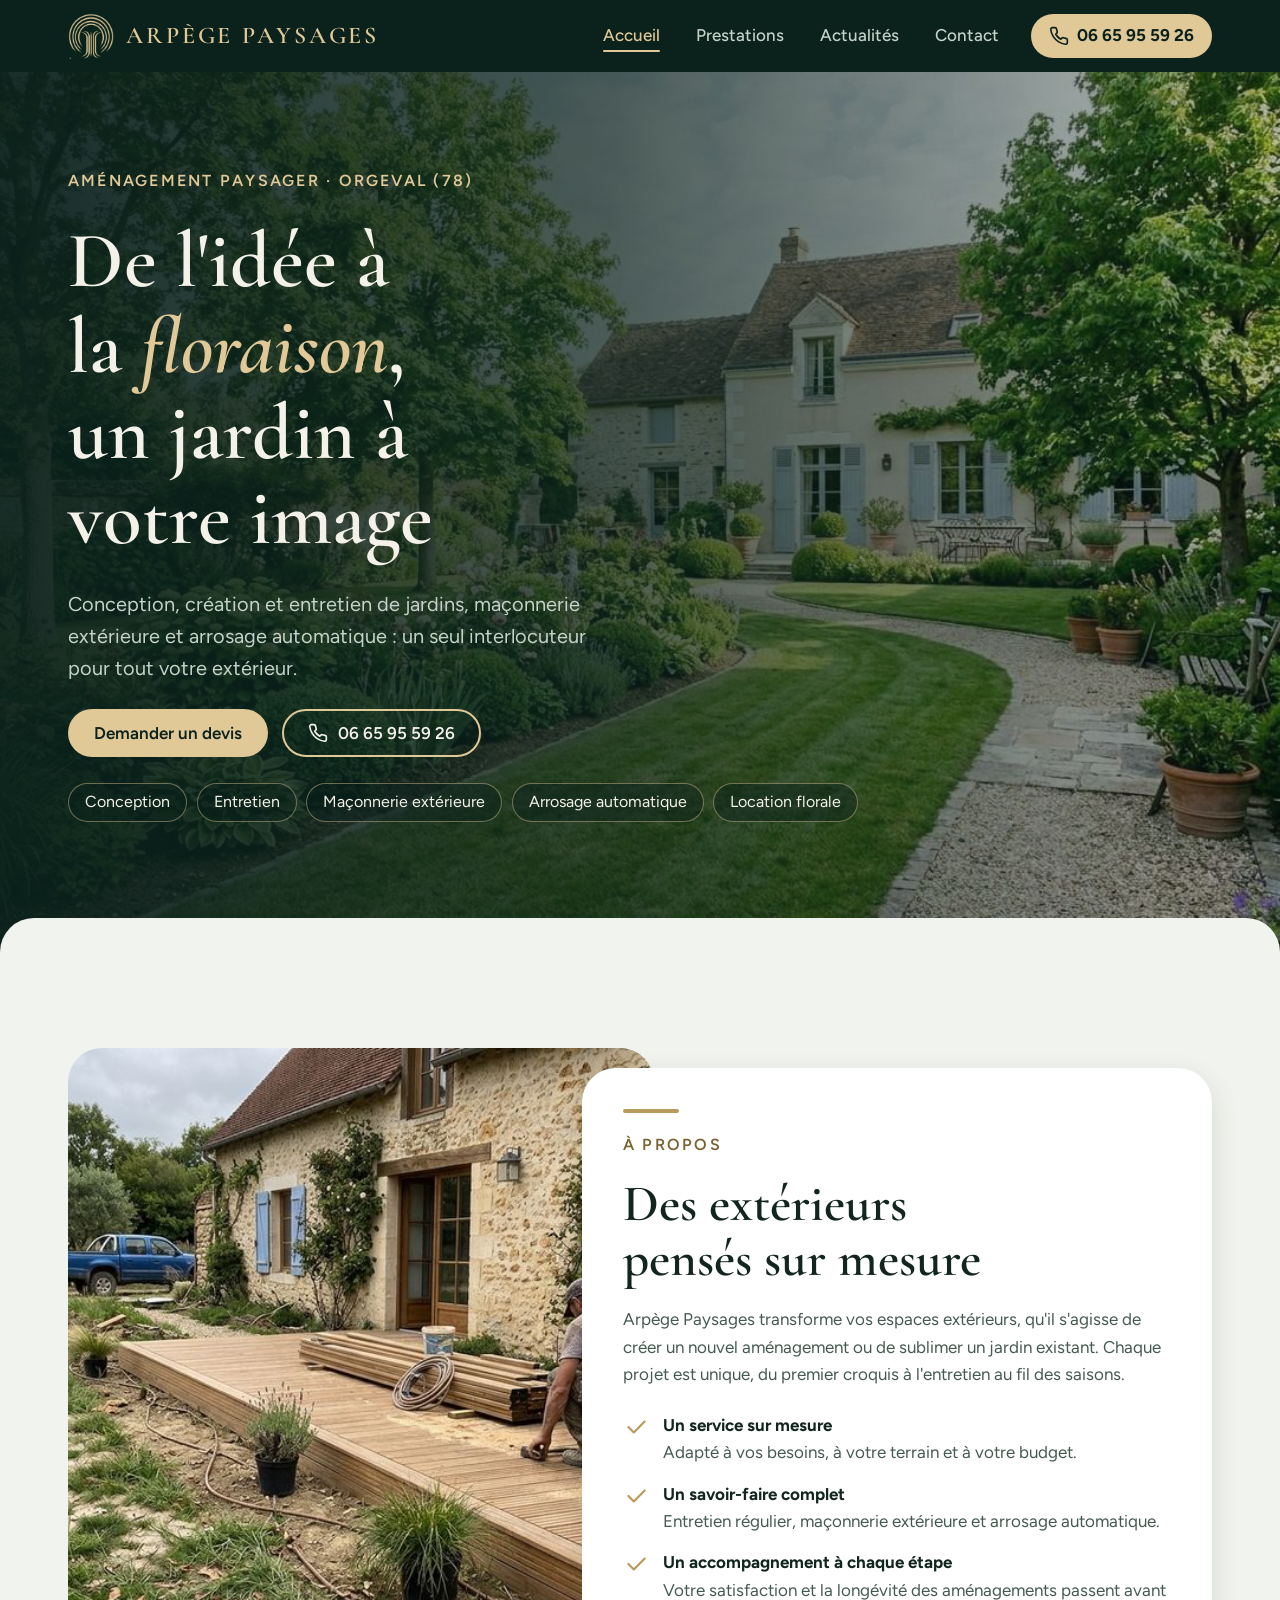
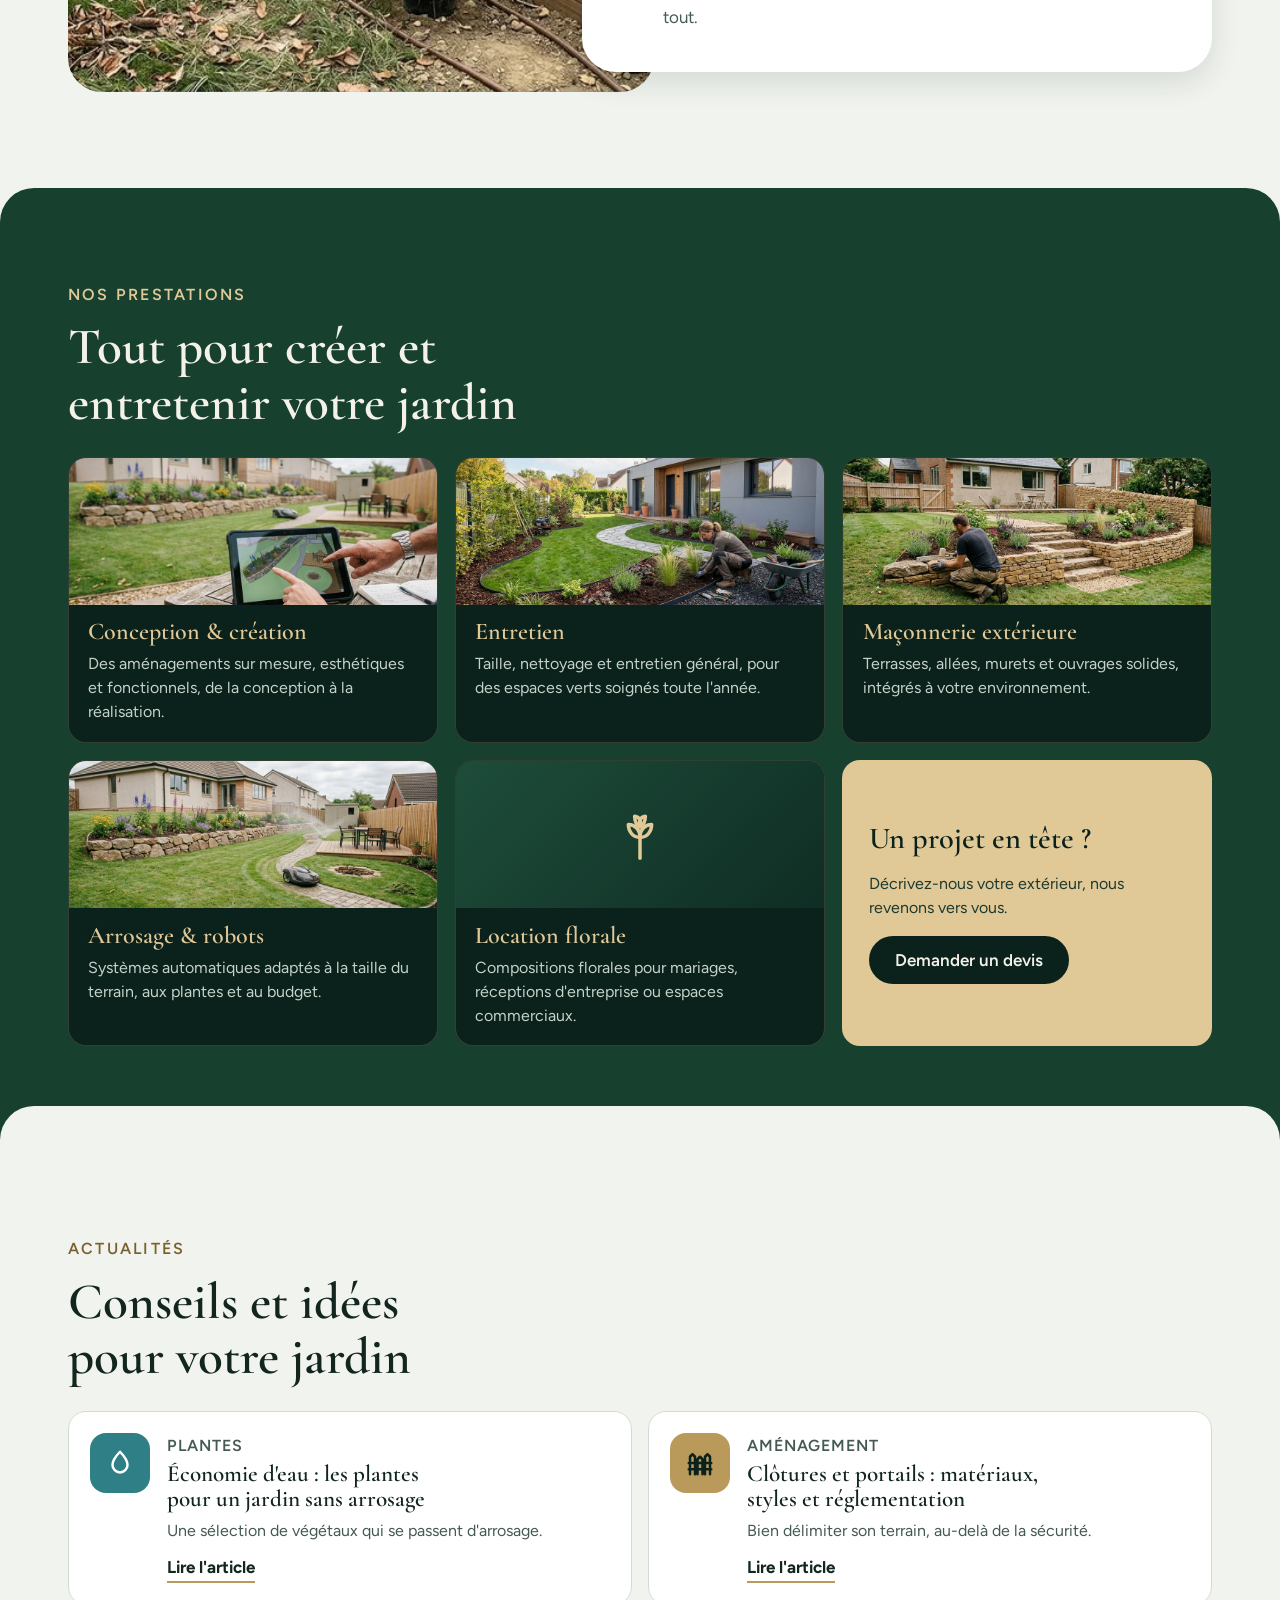
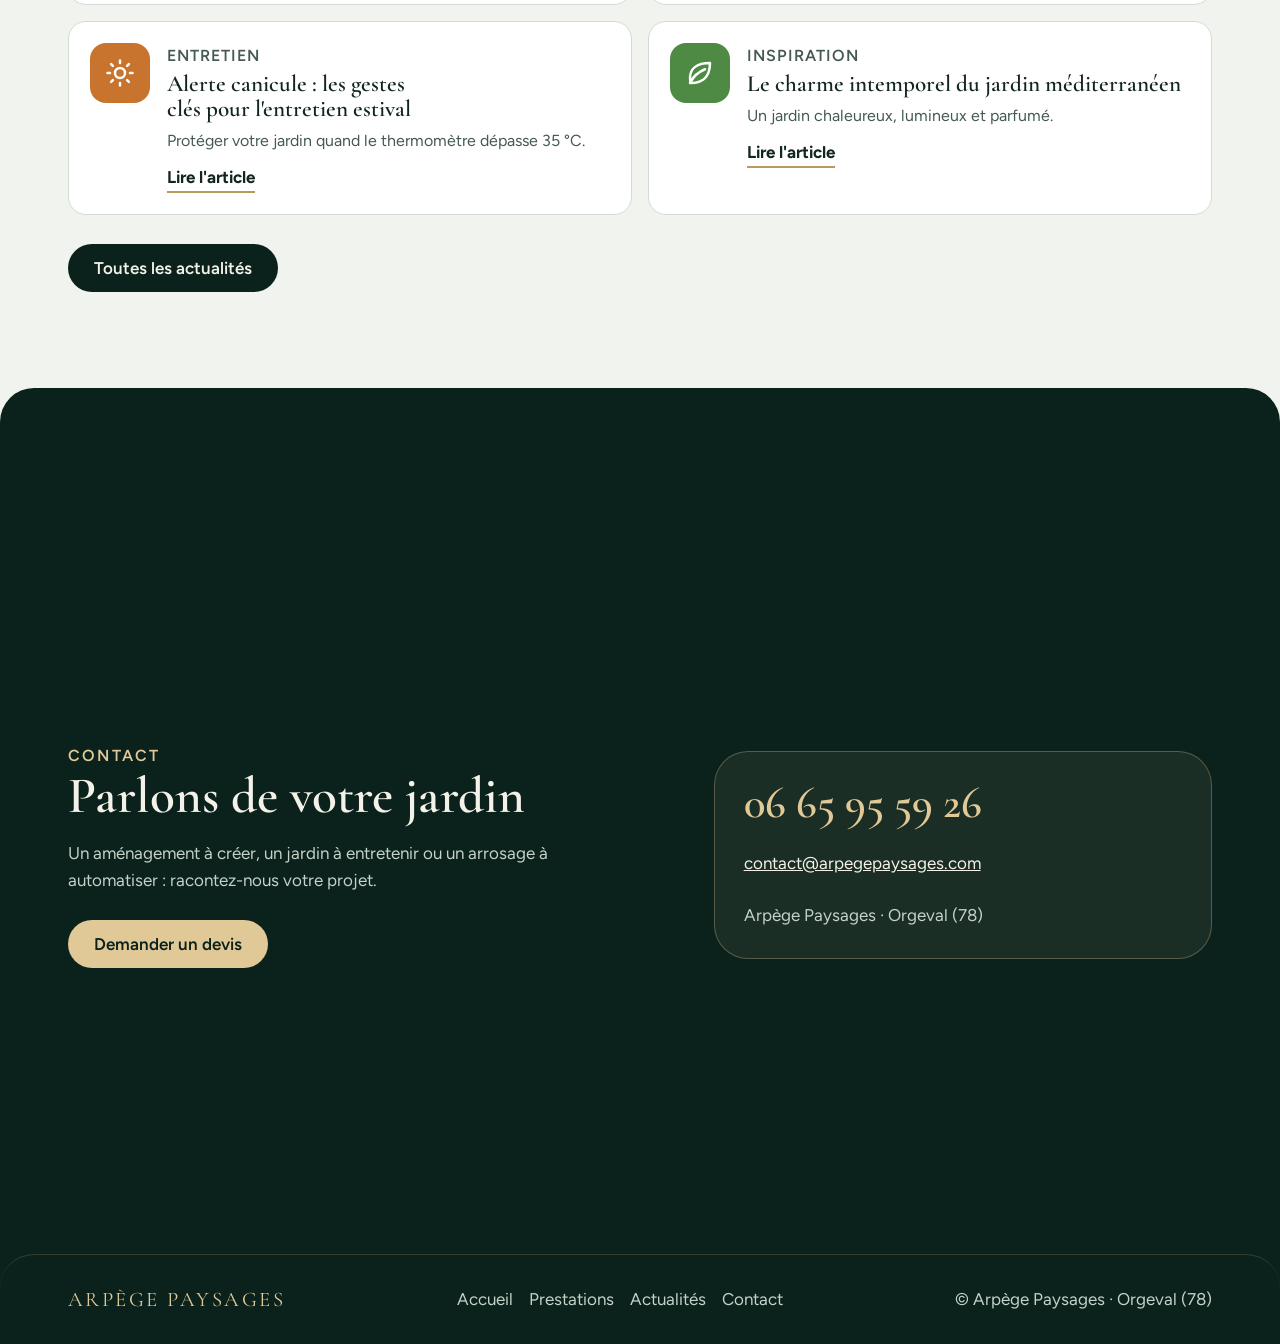
<file: index.html>
<!doctype html>
<html lang="fr">
<head>
<meta charset="utf-8">
<meta name="viewport" content="width=device-width, initial-scale=1">
<title>Arpège Paysages, paysagiste à Orgeval</title>
<meta name="description" content="Arpège Paysages, à Orgeval (78) : conception, création et entretien de jardins, maçonnerie extérieure, arrosage automatique et location florale.">
<meta name="robots" content="noindex, nofollow">
<meta name="theme-color" content="#0a211c">
<link rel="icon" type="image/png" href="images/favicon.png">
<link rel="preconnect" href="https://fonts.googleapis.com">
<link rel="preconnect" href="https://fonts.gstatic.com" crossorigin>
<link rel="stylesheet" href="https://fonts.googleapis.com/css2?family=Cormorant+Garamond:ital,wght@0,500;0,600;0,700;1,500&family=Figtree:wght@400;500;600;700&display=swap">
<link rel="stylesheet" href="css/style.css">
</head>
<body>
<header class="site-header">
  <div class="wrap">
    <a class="brand" href="https://webaunet.github.io/arpege-paysages/" aria-label="Arpège Paysages, accueil">
      <img src="images/logo.png" alt="" width="251" height="246"><span>Arpège Paysages</span>
    </a>
    <nav class="nav" id="menu" aria-label="Navigation principale">
      <a href="index.html">Accueil</a>
      <a href="prestations.html">Prestations</a>
      <a href="actualites.html">Actualités</a>
      <a href="contact.html">Contact</a>
    </nav>
    <a class="call" href="tel:+33665955926" aria-label="Appeler Arpège Paysages au 06 65 95 59 26">
      <svg viewBox="0 0 24 24" fill="none" stroke="currentColor" stroke-width="2" stroke-linecap="round" stroke-linejoin="round" aria-hidden="true"><path d="M22 16.9v3a2 2 0 0 1-2.2 2 19.8 19.8 0 0 1-8.6-3.1 19.5 19.5 0 0 1-6-6A19.8 19.8 0 0 1 2.1 4.2 2 2 0 0 1 4.1 2h3a2 2 0 0 1 2 1.7c.1 1 .4 1.9.7 2.8a2 2 0 0 1-.5 2.1L8.1 9.9a16 16 0 0 0 6 6l1.3-1.3a2 2 0 0 1 2.1-.4c.9.3 1.8.6 2.8.7a2 2 0 0 1 1.7 2z"/></svg>
      <span class="num">06 65 95 59 26</span>
    </a>
    <button class="burger" type="button" aria-expanded="false" aria-controls="menu" aria-label="Ouvrir le menu">
      <svg class="b" viewBox="0 0 24 24" fill="none" stroke="currentColor" stroke-width="2" stroke-linecap="round" aria-hidden="true"><path d="M4 7h16M4 12h16M4 17h16"/></svg>
      <svg class="x" viewBox="0 0 24 24" fill="none" stroke="currentColor" stroke-width="2" stroke-linecap="round" aria-hidden="true"><path d="M6 6l12 12M18 6L6 18"/></svg>
    </button>
  </div>
</header>

<main>
  <section class="sec sec--nuit hero" aria-labelledby="titre-accueil">
    <img src="images/hero.jpg" width="1408" height="768" alt="Jardin paysager avec massifs fleuris, allée de gravier et pelouse tondue devant une maison" fetchpriority="high">
    <div class="wrap">
      <span class="eyebrow on-dark">Aménagement paysager · Orgeval (78)</span>
      <h1 id="titre-accueil">De l'idée à la <em>floraison</em>, un jardin à votre image</h1>
      <p class="lead">Conception, création et entretien de jardins, maçonnerie extérieure et arrosage automatique : un seul interlocuteur pour tout votre extérieur.</p>
      <div class="actions">
        <a class="btn btn--or" href="contact.html#devis">Demander un devis</a>
        <a class="btn btn--line" href="tel:+33665955926">
          <svg viewBox="0 0 24 24" fill="none" stroke="currentColor" stroke-width="2" stroke-linecap="round" stroke-linejoin="round" aria-hidden="true"><path d="M22 16.9v3a2 2 0 0 1-2.2 2 19.8 19.8 0 0 1-8.6-3.1 19.5 19.5 0 0 1-6-6A19.8 19.8 0 0 1 2.1 4.2 2 2 0 0 1 4.1 2h3a2 2 0 0 1 2 1.7c.1 1 .4 1.9.7 2.8a2 2 0 0 1-.5 2.1L8.1 9.9a16 16 0 0 0 6 6l1.3-1.3a2 2 0 0 1 2.1-.4c.9.3 1.8.6 2.8.7a2 2 0 0 1 1.7 2z"/></svg>
          06 65 95 59 26</a>
      </div>
      <ul class="chips" aria-label="Domaines d'intervention">
        <li>Conception</li><li>Entretien</li><li>Maçonnerie extérieure</li><li>Arrosage automatique</li><li>Location florale</li>
      </ul>
    </div>
  </section>

  <section class="sec sec--paper" id="a-propos" aria-labelledby="titre-propos">
    <div class="wrap">
      <div class="about">
        <figure>
          <img src="images/terrasse.jpg" width="1000" height="545" loading="lazy" alt="Un artisan pose une terrasse en bois devant une maison en pierre">
        </figure>
        <div class="card">
          <span class="eyebrow">À propos</span>
          <h2 id="titre-propos">Des extérieurs pensés sur mesure</h2>
          <p>Arpège Paysages transforme vos espaces extérieurs, qu'il s'agisse de créer un nouvel aménagement ou de sublimer un jardin existant. Chaque projet est unique, du premier croquis à l'entretien au fil des saisons.</p>
          <ul class="points">
            <li>
              <svg viewBox="0 0 24 24" fill="none" stroke="currentColor" stroke-width="2" stroke-linecap="round" stroke-linejoin="round" aria-hidden="true"><path d="M5 12l5 5L20 7"/></svg>
              <div><strong>Un service sur mesure</strong><span>Adapté à vos besoins, à votre terrain et à votre budget.</span></div>
            </li>
            <li>
              <svg viewBox="0 0 24 24" fill="none" stroke="currentColor" stroke-width="2" stroke-linecap="round" stroke-linejoin="round" aria-hidden="true"><path d="M5 12l5 5L20 7"/></svg>
              <div><strong>Un savoir-faire complet</strong><span>Entretien régulier, maçonnerie extérieure et arrosage automatique.</span></div>
            </li>
            <li>
              <svg viewBox="0 0 24 24" fill="none" stroke="currentColor" stroke-width="2" stroke-linecap="round" stroke-linejoin="round" aria-hidden="true"><path d="M5 12l5 5L20 7"/></svg>
              <div><strong>Un accompagnement à chaque étape</strong><span>Votre satisfaction et la longévité des aménagements passent avant tout.</span></div>
            </li>
          </ul>
        </div>
      </div>
    </div>
  </section>

  <section class="sec sec--foret" id="prestations" aria-labelledby="titre-prestations">
    <div class="wrap">
      <div class="head">
        <span class="eyebrow on-dark">Nos prestations</span>
        <h2 id="titre-prestations">Tout pour créer et entretenir votre jardin</h2>
      </div>
      <div class="services">
        <article class="svc">
          <img src="images/conception.jpg" width="1000" height="545" loading="lazy" alt="Un projet de jardin présenté sur tablette, avec un muret en pierre et une terrasse en arrière-plan">
          <div class="txt"><h3>Conception &amp; création</h3><p>Des aménagements sur mesure, esthétiques et fonctionnels, de la conception à la réalisation.</p></div>
        </article>
        <article class="svc">
          <img src="images/entretien.jpg" width="1000" height="545" loading="lazy" alt="Une jardinière plante dans un massif à la bordure courbe, devant une maison contemporaine">
          <div class="txt"><h3>Entretien</h3><p>Taille, nettoyage et entretien général, pour des espaces verts soignés toute l'année.</p></div>
        </article>
        <article class="svc">
          <img src="images/maconnerie.jpg" width="1000" height="545" loading="lazy" alt="Un maçon monte un muret en pierre avec escalier dans un jardin">
          <div class="txt"><h3>Maçonnerie extérieure</h3><p>Terrasses, allées, murets et ouvrages solides, intégrés à votre environnement.</p></div>
        </article>
        <article class="svc">
          <img src="images/arrosage.jpg" width="1000" height="545" loading="lazy" alt="Un robot tondeuse sur la pelouse d'un jardin arrosé automatiquement">
          <div class="txt"><h3>Arrosage &amp; robots</h3><p>Systèmes automatiques adaptés à la taille du terrain, aux plantes et au budget.</p></div>
        </article>
        <article class="svc">
          <div class="ico" aria-hidden="true">
            <svg viewBox="0 0 24 24" fill="none" stroke="currentColor" stroke-width="1.5" stroke-linecap="round" stroke-linejoin="round"><path d="M12 22v-9"/><path d="M12 13c0-3.3-2.2-5.5-5-5.5 0 3 2 5.5 5 5.5z"/><path d="M12 13c0-3.3 2.2-5.5 5-5.5 0 3-2 5.5-5 5.5z"/><path d="M12 8.5c-1.6-.8-2.3-2.4-2.3-4.5 2 .3 3 1.6 2.3 4.5z"/><path d="M12 8.5c1.6-.8 2.3-2.4 2.3-4.5-2 .3-3 1.6-2.3 4.5z"/></svg>
          </div>
          <div class="txt"><h3>Location florale</h3><p>Compositions florales pour mariages, réceptions d'entreprise ou espaces commerciaux.</p></div>
        </article>
        <article class="svc svc--cta">
          <h3>Un projet en tête ?</h3>
          <p>Décrivez-nous votre extérieur, nous revenons vers vous.</p>
          <a class="btn btn--ink" href="contact.html#devis">Demander un devis</a>
        </article>
      </div>
    </div>
  </section>

  <section class="sec sec--paper" id="actualites" aria-labelledby="titre-actus">
    <div class="wrap">
      <div class="head">
        <span class="eyebrow">Actualités</span>
        <h2 id="titre-actus">Conseils et idées pour votre jardin</h2>
      </div>
      <div class="news">
        <a class="post" href="actualites.html">
          <span class="ic eau" aria-hidden="true"><svg viewBox="0 0 24 24" fill="none" stroke="currentColor" stroke-width="2" stroke-linecap="round" stroke-linejoin="round"><path d="M12 3s6 6.2 6 10.5a6 6 0 0 1-12 0C6 9.2 12 3 12 3z"/></svg></span>
          <div><small>Plantes</small><h3>Économie d'eau : les plantes pour un jardin sans arrosage</h3><p>Une sélection de végétaux qui se passent d'arrosage.</p><span class="more">Lire l'article</span></div>
        </a>
        <a class="post" href="actualites.html">
          <span class="ic or" aria-hidden="true"><svg viewBox="0 0 24 24" fill="none" stroke="currentColor" stroke-width="2" stroke-linecap="round" stroke-linejoin="round"><path d="M4 21V7l2-2 2 2v14M10 21V9l2-2 2 2v12M16 21V7l2-2 2 2v14M3 12h18M3 17h18"/></svg></span>
          <div><small>Aménagement</small><h3>Clôtures et portails : matériaux, styles et réglementation</h3><p>Bien délimiter son terrain, au-delà de la sécurité.</p><span class="more">Lire l'article</span></div>
        </a>
        <a class="post" href="actualites.html">
          <span class="ic soleil" aria-hidden="true"><svg viewBox="0 0 24 24" fill="none" stroke="currentColor" stroke-width="2" stroke-linecap="round" stroke-linejoin="round"><circle cx="12" cy="12" r="4"/><path d="M12 2v2M12 20v2M4.9 4.9l1.4 1.4M17.7 17.7l1.4 1.4M2 12h2M20 12h2M4.9 19.1l1.4-1.4M17.7 6.3l1.4-1.4"/></svg></span>
          <div><small>Entretien</small><h3>Alerte canicule : les gestes clés pour l'entretien estival</h3><p>Protéger votre jardin quand le thermomètre dépasse 35 °C.</p><span class="more">Lire l'article</span></div>
        </a>
        <a class="post" href="actualites.html">
          <span class="ic feuille" aria-hidden="true"><svg viewBox="0 0 24 24" fill="none" stroke="currentColor" stroke-width="2" stroke-linecap="round" stroke-linejoin="round"><path d="M20 4C9 4 4 9 4 16c0 1.5.3 3 1 4 7 0 15-3 15-16z"/><path d="M4 20c3-6 7-9 12-11"/></svg></span>
          <div><small>Inspiration</small><h3>Le charme intemporel du jardin méditerranéen</h3><p>Un jardin chaleureux, lumineux et parfumé.</p><span class="more">Lire l'article</span></div>
        </a>
      </div>
      <div class="row-end"><a class="btn btn--ink" href="actualites.html">Toutes les actualités</a></div>
    </div>
  </section>

  <section class="sec sec--nuit final" id="contact" aria-labelledby="titre-contact">
    <div class="wrap">
      <div>
        <span class="eyebrow on-dark">Contact</span>
        <h2 id="titre-contact">Parlons de votre jardin</h2>
        <p class="lead">Un aménagement à créer, un jardin à entretenir ou un arrosage à automatiser : racontez-nous votre projet.</p>
        <div class="actions" style="margin-top:1.6rem"><a class="btn btn--or" href="contact.html#devis">Demander un devis</a></div>
      </div>
      <div class="coords">
        <a class="tel" href="tel:+33665955926">06 65 95 59 26</a>
        <a class="mail" href="mailto:contact@arpegepaysages.com">contact@arpegepaysages.com</a>
        <p>Arpège Paysages · Orgeval (78)</p>
      </div>
    </div>
  </section>
</main>

<footer class="site-footer">
  <div class="wrap">
    <span class="logo">Arpège Paysages</span>
    <nav aria-label="Pied de page">
      <a href="index.html">Accueil</a><a href="prestations.html">Prestations</a><a href="actualites.html">Actualités</a><a href="contact.html">Contact</a>
    </nav>
    <span>© Arpège Paysages · Orgeval (78)</span>
  </div>
</footer>
<script src="js/main.js"></script>
</body>
</html>
</file>
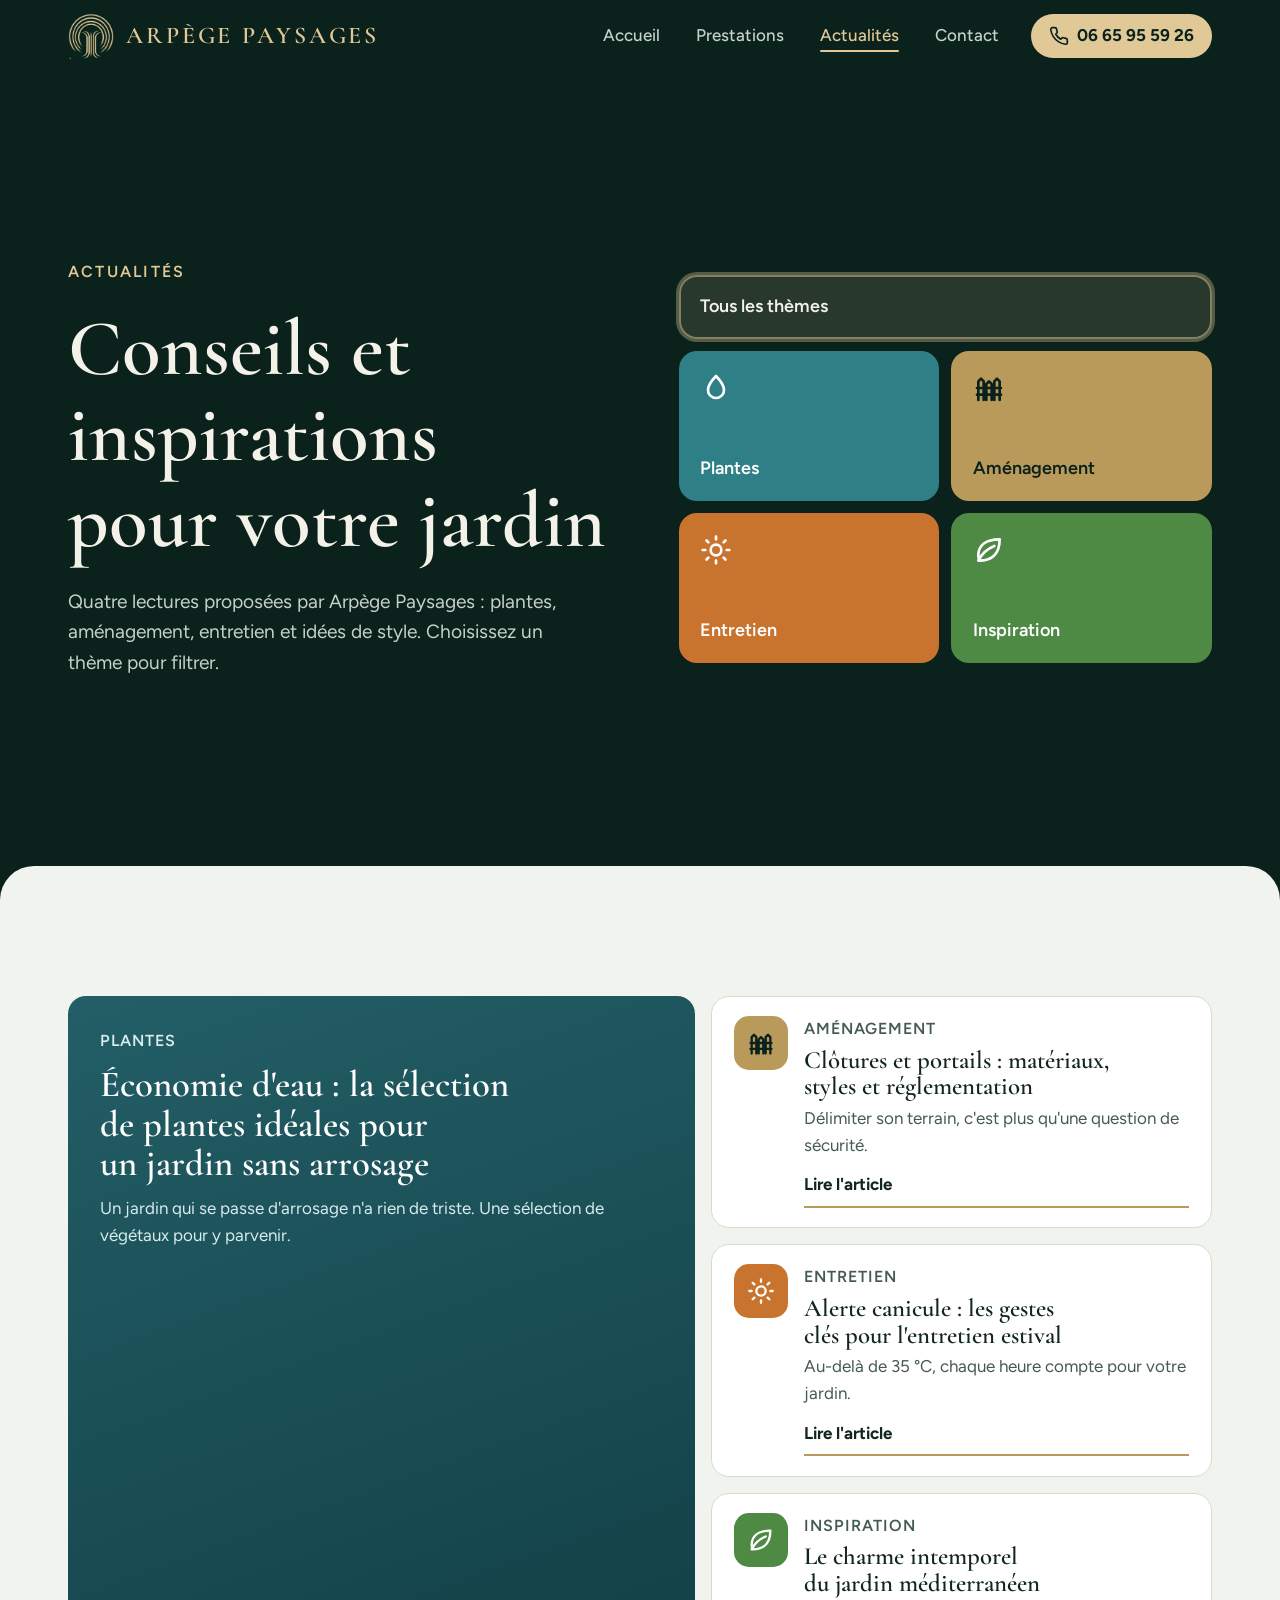
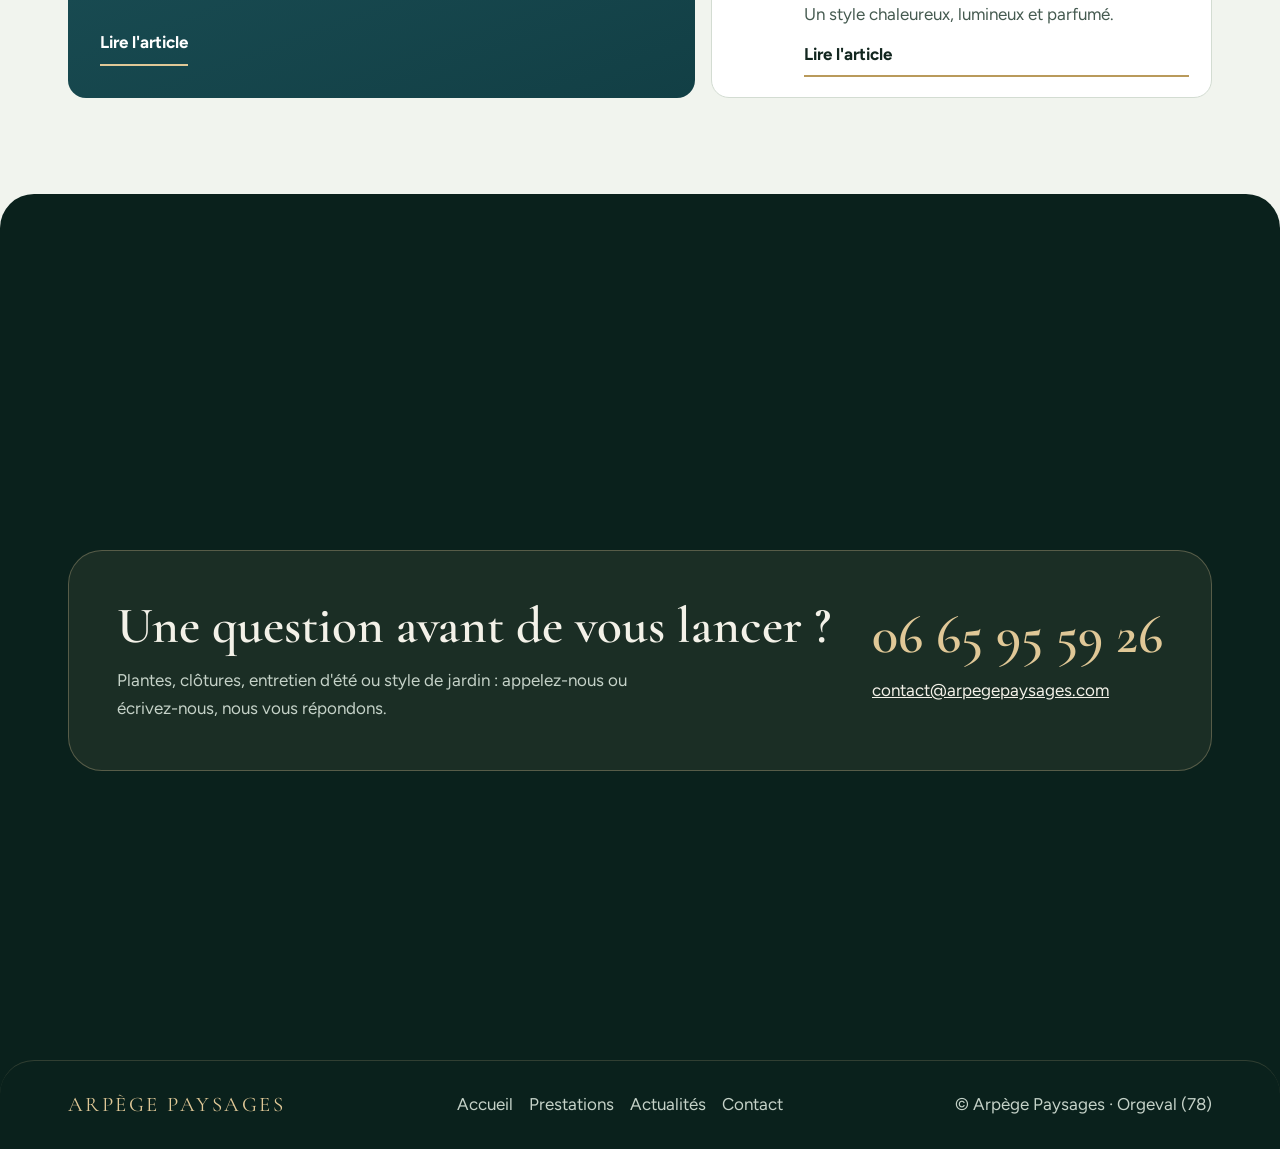
<file: actualites.html>
<!doctype html>
<html lang="fr">
<head>
<meta charset="utf-8">
<meta name="viewport" content="width=device-width, initial-scale=1">
<title>Actualités jardin | Arpège Paysages à Orgeval</title>
<meta name="description" content="Conseils et idées pour votre jardin par Arpège Paysages, Orgeval (78) : plantes, clôtures, entretien estival et jardin méditerranéen.">
<meta name="robots" content="noindex, nofollow">
<meta name="theme-color" content="#0a211c">
<link rel="icon" type="image/png" href="images/favicon.png">
<link rel="preconnect" href="https://fonts.googleapis.com">
<link rel="preconnect" href="https://fonts.gstatic.com" crossorigin>
<link rel="stylesheet" href="https://fonts.googleapis.com/css2?family=Cormorant+Garamond:ital,wght@0,500;0,600;0,700;1,500&family=Figtree:wght@400;500;600;700&display=swap">
<link rel="stylesheet" href="css/style.css">
</head>
<body>
<header class="site-header">
  <div class="wrap">
    <a class="brand" href="https://webaunet.github.io/arpege-paysages/" aria-label="Arpège Paysages, accueil">
      <img src="images/logo.png" alt="" width="251" height="246"><span>Arpège Paysages</span>
    </a>
    <nav class="nav" id="menu" aria-label="Navigation principale">
      <a href="index.html">Accueil</a>
      <a href="prestations.html">Prestations</a>
      <a href="actualites.html">Actualités</a>
      <a href="contact.html">Contact</a>
    </nav>
    <a class="call" href="tel:+33665955926" aria-label="Appeler Arpège Paysages au 06 65 95 59 26">
      <svg viewBox="0 0 24 24" fill="none" stroke="currentColor" stroke-width="2" stroke-linecap="round" stroke-linejoin="round" aria-hidden="true"><path d="M22 16.9v3a2 2 0 0 1-2.2 2 19.8 19.8 0 0 1-8.6-3.1 19.5 19.5 0 0 1-6-6A19.8 19.8 0 0 1 2.1 4.2 2 2 0 0 1 4.1 2h3a2 2 0 0 1 2 1.7c.1 1 .4 1.9.7 2.8a2 2 0 0 1-.5 2.1L8.1 9.9a16 16 0 0 0 6 6l1.3-1.3a2 2 0 0 1 2.1-.4c.9.3 1.8.6 2.8.7a2 2 0 0 1 1.7 2z"/></svg>
      <span class="num">06 65 95 59 26</span>
    </a>
    <button class="burger" type="button" aria-expanded="false" aria-controls="menu" aria-label="Ouvrir le menu">
      <svg class="b" viewBox="0 0 24 24" fill="none" stroke="currentColor" stroke-width="2" stroke-linecap="round" aria-hidden="true"><path d="M4 7h16M4 12h16M4 17h16"/></svg>
      <svg class="x" viewBox="0 0 24 24" fill="none" stroke="currentColor" stroke-width="2" stroke-linecap="round" aria-hidden="true"><path d="M6 6l12 12M18 6L6 18"/></svg>
    </button>
  </div>
</header>

<main>
  <section class="sec sec--nuit phead" aria-labelledby="titre-actu">
    <div class="wrap">
      <div class="txt">
        <span class="eyebrow on-dark">Actualités</span>
        <h1 id="titre-actu">Conseils et inspirations pour votre jardin</h1>
        <p class="lead">Quatre lectures proposées par Arpège Paysages : plantes, aménagement, entretien et idées de style. Choisissez un thème pour filtrer.</p>
      </div>
      <div class="themes" role="group" aria-label="Filtrer par thème">
        <button class="theme tous" type="button" data-filter="tous" aria-pressed="true">Tous les thèmes</button>
        <button class="theme eau" type="button" data-filter="plantes" aria-pressed="false">
          <svg viewBox="0 0 24 24" fill="none" stroke="currentColor" stroke-width="2" stroke-linecap="round" stroke-linejoin="round" aria-hidden="true"><path d="M12 3s6 6.2 6 10.5a6 6 0 0 1-12 0C6 9.2 12 3 12 3z"/></svg>Plantes</button>
        <button class="theme or" type="button" data-filter="amenagement" aria-pressed="false">
          <svg viewBox="0 0 24 24" fill="none" stroke="currentColor" stroke-width="2" stroke-linecap="round" stroke-linejoin="round" aria-hidden="true"><path d="M4 21V7l2-2 2 2v14M10 21V9l2-2 2 2v12M16 21V7l2-2 2 2v14M3 12h18M3 17h18"/></svg>Aménagement</button>
        <button class="theme soleil" type="button" data-filter="entretien" aria-pressed="false">
          <svg viewBox="0 0 24 24" fill="none" stroke="currentColor" stroke-width="2" stroke-linecap="round" stroke-linejoin="round" aria-hidden="true"><circle cx="12" cy="12" r="4"/><path d="M12 2v2M12 20v2M4.9 4.9l1.4 1.4M17.7 17.7l1.4 1.4M2 12h2M20 12h2M4.9 19.1l1.4-1.4M17.7 6.3l1.4-1.4"/></svg>Entretien</button>
        <button class="theme feuille" type="button" data-filter="inspiration" aria-pressed="false">
          <svg viewBox="0 0 24 24" fill="none" stroke="currentColor" stroke-width="2" stroke-linecap="round" stroke-linejoin="round" aria-hidden="true"><path d="M20 4C9 4 4 9 4 16c0 1.5.3 3 1 4 7 0 15-3 15-16z"/><path d="M4 20c3-6 7-9 12-11"/></svg>Inspiration</button>
      </div>
    </div>
  </section>

  <section class="sec sec--paper" id="articles" aria-label="Articles">
    <div class="wrap">
      <p class="sr" id="live" aria-live="polite"></p>
      <div class="mag">
        <article class="art big" data-cat="plantes">
          <small>Plantes</small>
          <h3>Économie d'eau : la sélection de plantes idéales pour un jardin sans arrosage</h3>
          <p>Un jardin qui se passe d'arrosage n'a rien de triste. Une sélection de végétaux pour y parvenir.</p>
          <a class="go" href="https://arpegepaysages.com/actualites/" target="_blank" rel="noopener" aria-label="Lire cet article sur le site d'Arpège Paysages (nouvel onglet)">Lire l'article</a>
        </article>
        <article class="art" data-cat="amenagement">
          <span class="ic or" aria-hidden="true"><svg viewBox="0 0 24 24" fill="none" stroke="currentColor" stroke-width="2" stroke-linecap="round" stroke-linejoin="round"><path d="M4 21V7l2-2 2 2v14M10 21V9l2-2 2 2v12M16 21V7l2-2 2 2v14M3 12h18M3 17h18"/></svg></span>
          <small>Aménagement</small>
          <h3>Clôtures et portails : matériaux, styles et réglementation</h3>
          <p>Délimiter son terrain, c'est plus qu'une question de sécurité.</p>
          <a class="go" href="https://arpegepaysages.com/actualites/" target="_blank" rel="noopener" aria-label="Lire cet article sur le site d'Arpège Paysages (nouvel onglet)">Lire l'article</a>
        </article>
        <article class="art" data-cat="entretien">
          <span class="ic soleil" aria-hidden="true"><svg viewBox="0 0 24 24" fill="none" stroke="currentColor" stroke-width="2" stroke-linecap="round" stroke-linejoin="round"><circle cx="12" cy="12" r="4"/><path d="M12 2v2M12 20v2M4.9 4.9l1.4 1.4M17.7 17.7l1.4 1.4M2 12h2M20 12h2M4.9 19.1l1.4-1.4M17.7 6.3l1.4-1.4"/></svg></span>
          <small>Entretien</small>
          <h3>Alerte canicule : les gestes clés pour l'entretien estival</h3>
          <p>Au-delà de 35 °C, chaque heure compte pour votre jardin.</p>
          <a class="go" href="https://arpegepaysages.com/actualites/" target="_blank" rel="noopener" aria-label="Lire cet article sur le site d'Arpège Paysages (nouvel onglet)">Lire l'article</a>
        </article>
        <article class="art" data-cat="inspiration">
          <span class="ic feuille" aria-hidden="true"><svg viewBox="0 0 24 24" fill="none" stroke="currentColor" stroke-width="2" stroke-linecap="round" stroke-linejoin="round"><path d="M20 4C9 4 4 9 4 16c0 1.5.3 3 1 4 7 0 15-3 15-16z"/><path d="M4 20c3-6 7-9 12-11"/></svg></span>
          <small>Inspiration</small>
          <h3>Le charme intemporel du jardin méditerranéen</h3>
          <p>Un style chaleureux, lumineux et parfumé.</p>
          <a class="go" href="https://arpegepaysages.com/actualites/" target="_blank" rel="noopener" aria-label="Lire cet article sur le site d'Arpège Paysages (nouvel onglet)">Lire l'article</a>
        </article>
      </div>
    </div>
  </section>

  <section class="sec sec--nuit" id="question" aria-labelledby="titre-question">
    <div class="wrap">
      <div class="centered-card">
        <div>
          <h2 id="titre-question">Une question avant de vous lancer ?</h2>
          <p>Plantes, clôtures, entretien d'été ou style de jardin : appelez-nous ou écrivez-nous, nous vous répondons.</p>
        </div>
        <div class="side-c">
          <a class="tel" href="tel:+33665955926">06 65 95 59 26</a>
          <a class="mail" href="mailto:contact@arpegepaysages.com">contact@arpegepaysages.com</a>
        </div>
      </div>
    </div>
  </section>
</main>

<footer class="site-footer">
  <div class="wrap">
    <span class="logo">Arpège Paysages</span>
    <nav aria-label="Pied de page">
      <a href="index.html">Accueil</a><a href="prestations.html">Prestations</a><a href="actualites.html">Actualités</a><a href="contact.html">Contact</a>
    </nav>
    <span>© Arpège Paysages · Orgeval (78)</span>
  </div>
</footer>
<script src="js/main.js"></script>
</body>
</html>
</file>
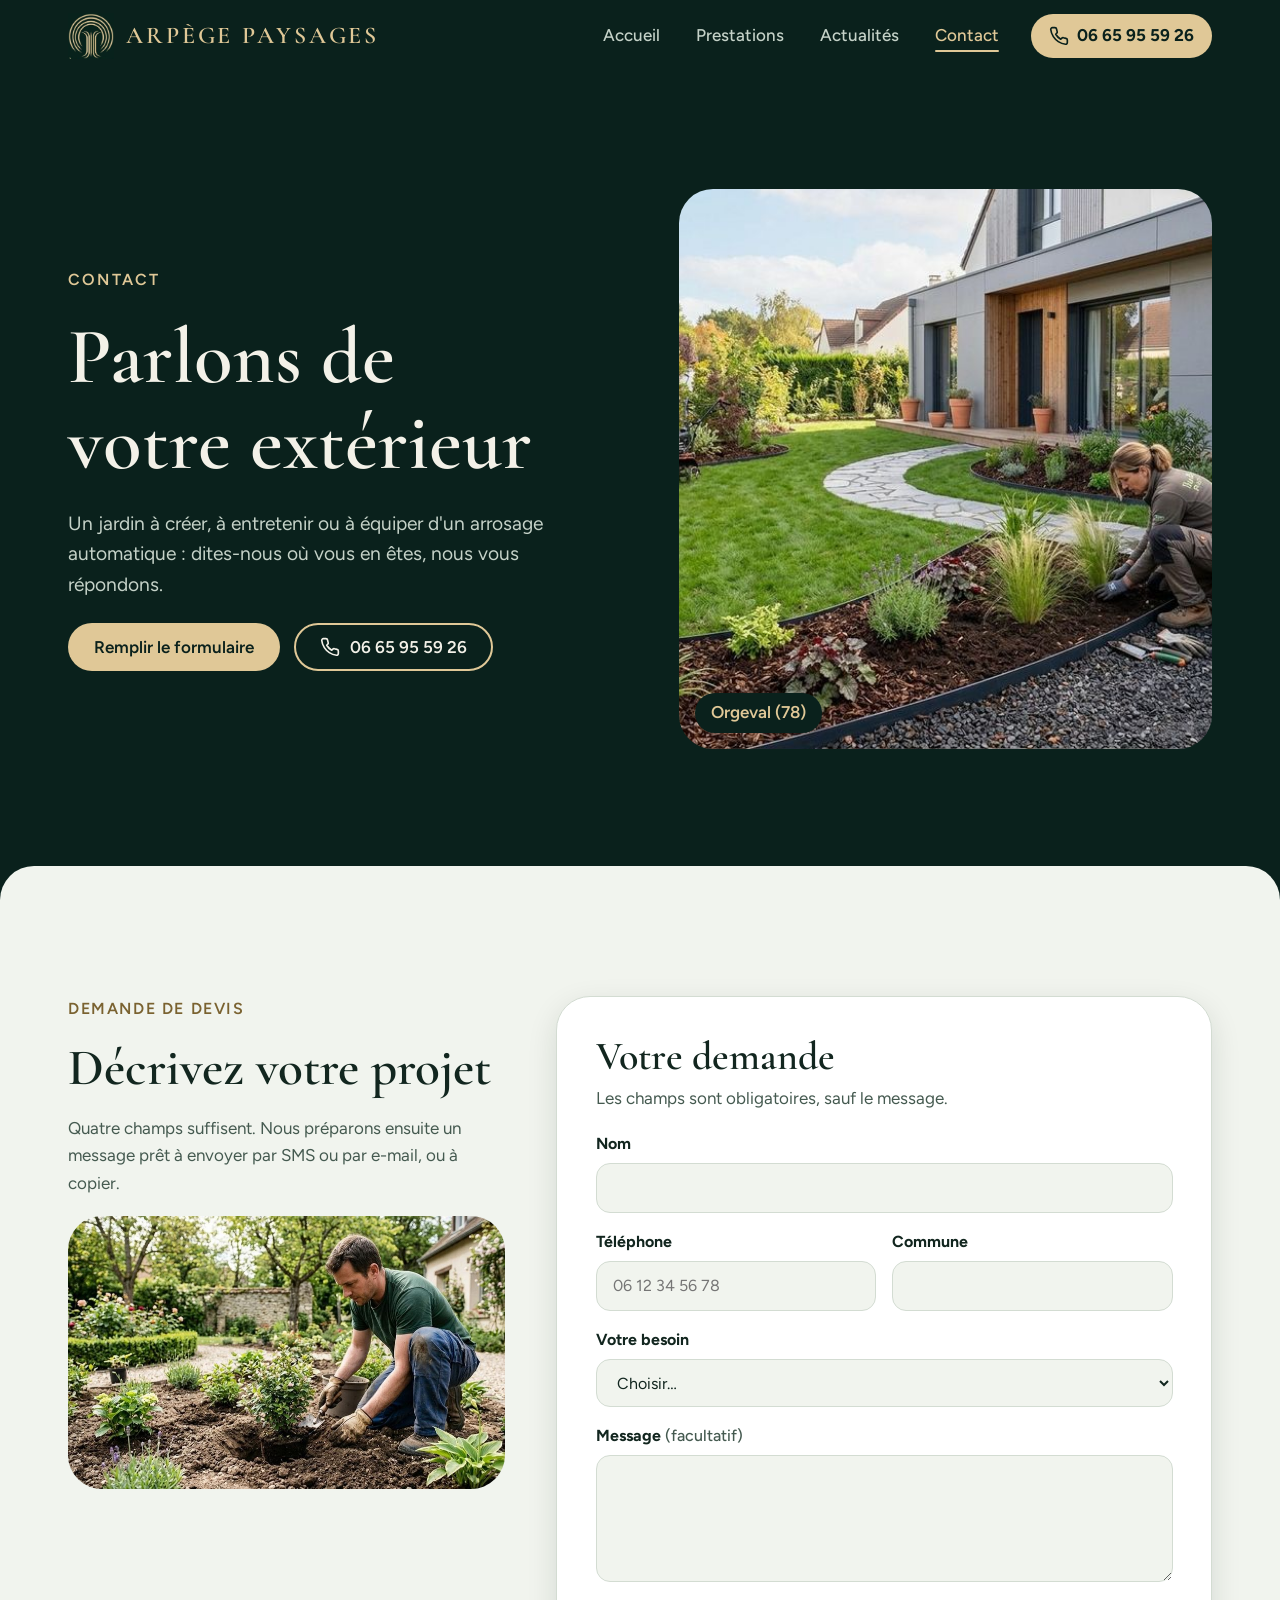
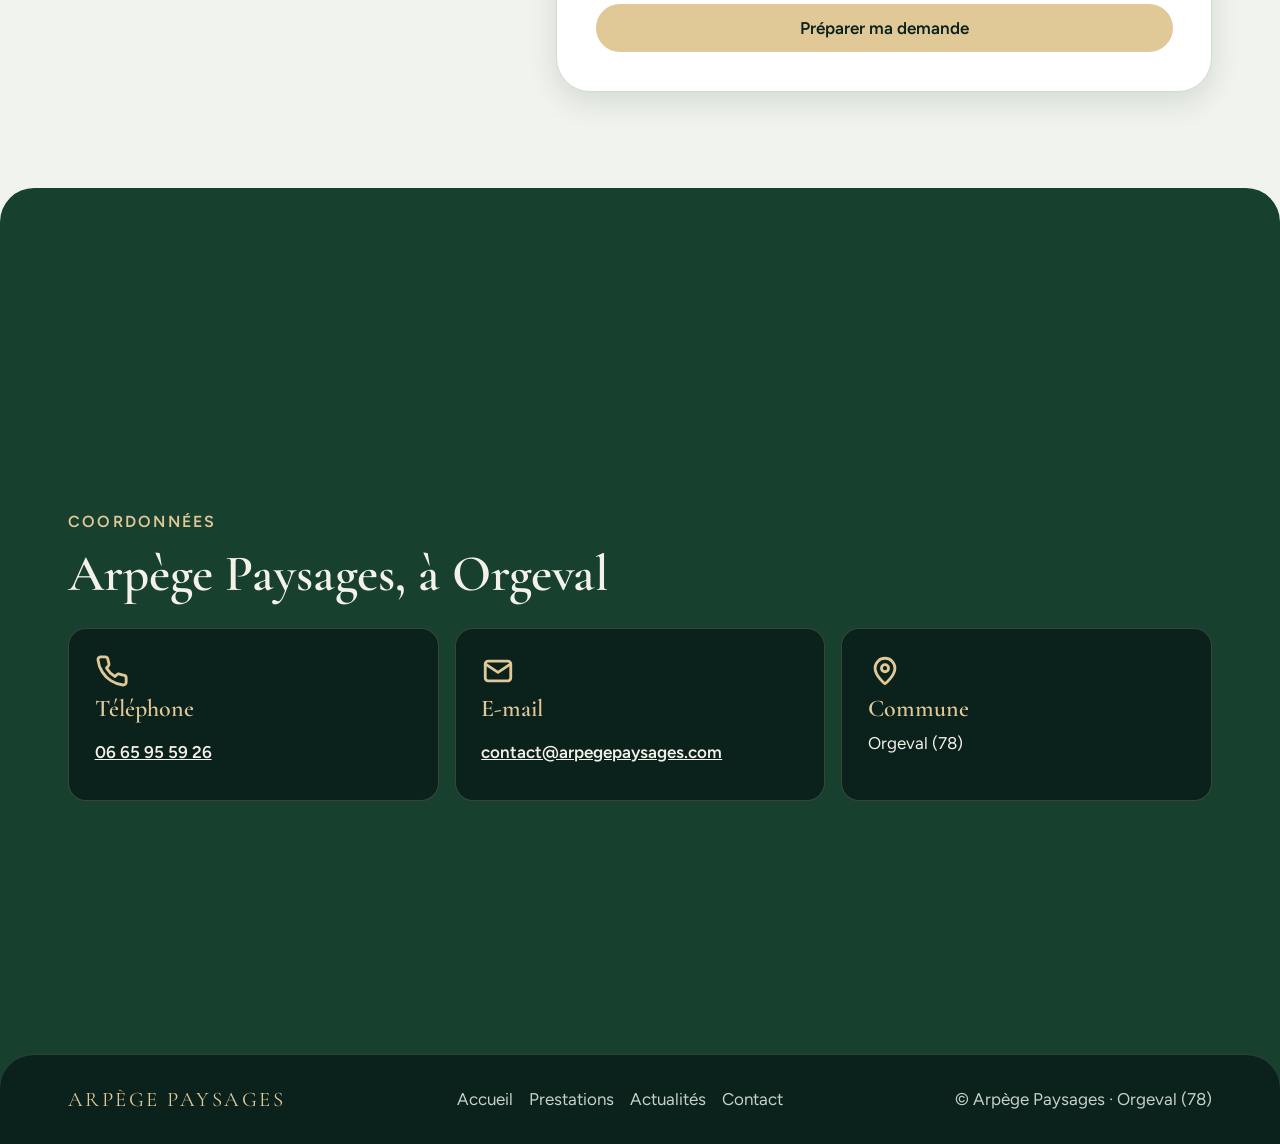
<file: contact.html>
<!doctype html>
<html lang="fr">
<head>
<meta charset="utf-8">
<meta name="viewport" content="width=device-width, initial-scale=1">
<title>Contact et devis | Arpège Paysages à Orgeval</title>
<meta name="description" content="Contactez Arpège Paysages à Orgeval (78) par téléphone, e-mail ou formulaire pour votre projet de jardin ou de maçonnerie extérieure.">
<meta name="robots" content="noindex, nofollow">
<meta name="theme-color" content="#0a211c">
<link rel="icon" type="image/png" href="images/favicon.png">
<link rel="preconnect" href="https://fonts.googleapis.com">
<link rel="preconnect" href="https://fonts.gstatic.com" crossorigin>
<link rel="stylesheet" href="https://fonts.googleapis.com/css2?family=Cormorant+Garamond:ital,wght@0,500;0,600;0,700;1,500&family=Figtree:wght@400;500;600;700&display=swap">
<link rel="stylesheet" href="css/style.css">
</head>
<body>
<header class="site-header">
  <div class="wrap">
    <a class="brand" href="https://webaunet.github.io/arpege-paysages/" aria-label="Arpège Paysages, accueil">
      <img src="images/logo.png" alt="" width="251" height="246"><span>Arpège Paysages</span>
    </a>
    <nav class="nav" id="menu" aria-label="Navigation principale">
      <a href="index.html">Accueil</a>
      <a href="prestations.html">Prestations</a>
      <a href="actualites.html">Actualités</a>
      <a href="contact.html">Contact</a>
    </nav>
    <a class="call" href="tel:+33665955926" aria-label="Appeler Arpège Paysages au 06 65 95 59 26">
      <svg viewBox="0 0 24 24" fill="none" stroke="currentColor" stroke-width="2" stroke-linecap="round" stroke-linejoin="round" aria-hidden="true"><path d="M22 16.9v3a2 2 0 0 1-2.2 2 19.8 19.8 0 0 1-8.6-3.1 19.5 19.5 0 0 1-6-6A19.8 19.8 0 0 1 2.1 4.2 2 2 0 0 1 4.1 2h3a2 2 0 0 1 2 1.7c.1 1 .4 1.9.7 2.8a2 2 0 0 1-.5 2.1L8.1 9.9a16 16 0 0 0 6 6l1.3-1.3a2 2 0 0 1 2.1-.4c.9.3 1.8.6 2.8.7a2 2 0 0 1 1.7 2z"/></svg>
      <span class="num">06 65 95 59 26</span>
    </a>
    <button class="burger" type="button" aria-expanded="false" aria-controls="menu" aria-label="Ouvrir le menu">
      <svg class="b" viewBox="0 0 24 24" fill="none" stroke="currentColor" stroke-width="2" stroke-linecap="round" aria-hidden="true"><path d="M4 7h16M4 12h16M4 17h16"/></svg>
      <svg class="x" viewBox="0 0 24 24" fill="none" stroke="currentColor" stroke-width="2" stroke-linecap="round" aria-hidden="true"><path d="M6 6l12 12M18 6L6 18"/></svg>
    </button>
  </div>
</header>

<main>
  <section class="sec sec--nuit phead" aria-labelledby="titre-contact-page">
    <div class="wrap">
      <div class="txt">
        <span class="eyebrow on-dark">Contact</span>
        <h1 id="titre-contact-page">Parlons de votre extérieur</h1>
        <p class="lead">Un jardin à créer, à entretenir ou à équiper d'un arrosage automatique : dites-nous où vous en êtes, nous vous répondons.</p>
        <div class="actions">
          <a class="btn btn--or" href="#devis">Remplir le formulaire</a>
          <a class="btn btn--line" href="tel:+33665955926">
            <svg viewBox="0 0 24 24" fill="none" stroke="currentColor" stroke-width="2" stroke-linecap="round" stroke-linejoin="round" aria-hidden="true"><path d="M22 16.9v3a2 2 0 0 1-2.2 2 19.8 19.8 0 0 1-8.6-3.1 19.5 19.5 0 0 1-6-6A19.8 19.8 0 0 1 2.1 4.2 2 2 0 0 1 4.1 2h3a2 2 0 0 1 2 1.7c.1 1 .4 1.9.7 2.8a2 2 0 0 1-.5 2.1L8.1 9.9a16 16 0 0 0 6 6l1.3-1.3a2 2 0 0 1 2.1-.4c.9.3 1.8.6 2.8.7a2 2 0 0 1 1.7 2z"/></svg>
            06 65 95 59 26</a>
        </div>
      </div>
      <figure class="pfig">
        <img src="images/entretien.jpg" width="1000" height="545" alt="Une jardinière plante dans un massif à la bordure courbe, devant une maison contemporaine">
        <figcaption>Orgeval (78)</figcaption>
      </figure>
    </div>
  </section>

  <section class="sec sec--paper" id="devis" aria-labelledby="titre-devis">
    <div class="wrap">
      <div class="split">
        <div class="side">
          <span class="tag">Demande de devis</span>
          <h2>Décrivez votre projet</h2>
          <p>Quatre champs suffisent. Nous préparons ensuite un message prêt à envoyer par SMS ou par e-mail, ou à copier.</p>
          <figure><img src="images/plantation.jpg" width="1000" height="546" loading="lazy" alt="Un jardinier plante des vivaces dans un massif fraîchement travaillé"></figure>
        </div>
        <div class="form-card">
          <h2 id="titre-devis">Votre demande</h2>
          <p class="hint">Les champs sont obligatoires, sauf le message.</p>
          <form id="form-devis" novalidate>
            <div class="field">
              <label for="nom">Nom</label>
              <input id="nom" name="nom" type="text" autocomplete="name" required aria-describedby="err-nom">
              <div class="err" id="err-nom" role="alert"></div>
            </div>
            <div class="grid2">
              <div class="field">
                <label for="tel">Téléphone</label>
                <input id="tel" name="tel" type="tel" inputmode="tel" autocomplete="tel" placeholder="06 12 34 56 78" required aria-describedby="err-tel">
                <div class="err" id="err-tel" role="alert"></div>
              </div>
              <div class="field">
                <label for="commune">Commune</label>
                <input id="commune" name="commune" type="text" autocomplete="address-level2" required aria-describedby="err-commune">
                <div class="err" id="err-commune" role="alert"></div>
              </div>
            </div>
            <div class="field">
              <label for="besoin">Votre besoin</label>
              <select id="besoin" name="besoin" required aria-describedby="err-besoin">
                <option value="">Choisir…</option>
                <option>Conception et création de jardin</option>
                <option>Entretien de jardin</option>
                <option>Maçonnerie extérieure (terrasse, allée, muret)</option>
                <option>Arrosage automatique ou robot</option>
                <option>Location florale</option>
                <option>Autre projet</option>
              </select>
              <div class="err" id="err-besoin" role="alert"></div>
            </div>
            <div class="field">
              <label for="message">Message <span class="opt">(facultatif)</span></label>
              <textarea id="message" name="message" rows="4"></textarea>
            </div>
            <button class="btn btn--or" type="submit">Préparer ma demande</button>
          </form>
          <div class="recap" id="recap" hidden tabindex="-1" aria-live="polite">
            <h3>Votre demande est prête</h3>
            <p class="note">Rien n'a encore été envoyé : choisissez comment la transmettre à Arpège Paysages.</p>
            <pre id="recap-text"></pre>
            <div class="actions">
              <a class="btn btn--or" id="bt-sms" href="sms:+33665955926">Envoyer par SMS</a>
              <a class="btn btn--ink" id="bt-mail" href="mailto:contact@arpegepaysages.com">Envoyer par e-mail</a>
              <button class="btn btn--ink" id="bt-copy" type="button">Copier</button>
              <a class="btn btn--ink" id="bt-call" href="tel:+33665955926">Appeler</a>
            </div>
            <p class="status" id="copy-status" role="status"></p>
          </div>
        </div>
      </div>
    </div>
  </section>

  <section class="sec sec--foret" id="coordonnees" aria-labelledby="titre-coord">
    <div class="wrap">
      <div class="head">
        <span class="eyebrow on-dark">Coordonnées</span>
        <h2 id="titre-coord">Arpège Paysages, à Orgeval</h2>
      </div>
      <div class="cards3">
        <div class="cc">
          <svg viewBox="0 0 24 24" fill="none" stroke="currentColor" stroke-width="2" stroke-linecap="round" stroke-linejoin="round" aria-hidden="true"><path d="M22 16.9v3a2 2 0 0 1-2.2 2 19.8 19.8 0 0 1-8.6-3.1 19.5 19.5 0 0 1-6-6A19.8 19.8 0 0 1 2.1 4.2 2 2 0 0 1 4.1 2h3a2 2 0 0 1 2 1.7c.1 1 .4 1.9.7 2.8a2 2 0 0 1-.5 2.1L8.1 9.9a16 16 0 0 0 6 6l1.3-1.3a2 2 0 0 1 2.1-.4c.9.3 1.8.6 2.8.7a2 2 0 0 1 1.7 2z"/></svg>
          <h3>Téléphone</h3><a href="tel:+33665955926">06 65 95 59 26</a>
        </div>
        <div class="cc">
          <svg viewBox="0 0 24 24" fill="none" stroke="currentColor" stroke-width="2" stroke-linecap="round" stroke-linejoin="round" aria-hidden="true"><rect x="3" y="5" width="18" height="14" rx="2"/><path d="M3 7l9 6 9-6"/></svg>
          <h3>E-mail</h3><a href="mailto:contact@arpegepaysages.com">contact@arpegepaysages.com</a>
        </div>
        <div class="cc">
          <svg viewBox="0 0 24 24" fill="none" stroke="currentColor" stroke-width="2" stroke-linecap="round" stroke-linejoin="round" aria-hidden="true"><path d="M12 21s7-5.6 7-11a7 7 0 0 0-14 0c0 5.4 7 11 7 11z"/><circle cx="12" cy="10" r="2.5"/></svg>
          <h3>Commune</h3><p>Orgeval (78)</p>
        </div>
      </div>
    </div>
  </section>
</main>

<footer class="site-footer">
  <div class="wrap">
    <span class="logo">Arpège Paysages</span>
    <nav aria-label="Pied de page">
      <a href="index.html">Accueil</a><a href="prestations.html">Prestations</a><a href="actualites.html">Actualités</a><a href="contact.html">Contact</a>
    </nav>
    <span>© Arpège Paysages · Orgeval (78)</span>
  </div>
</footer>
<script src="js/main.js"></script>
</body>
</html>
</file>
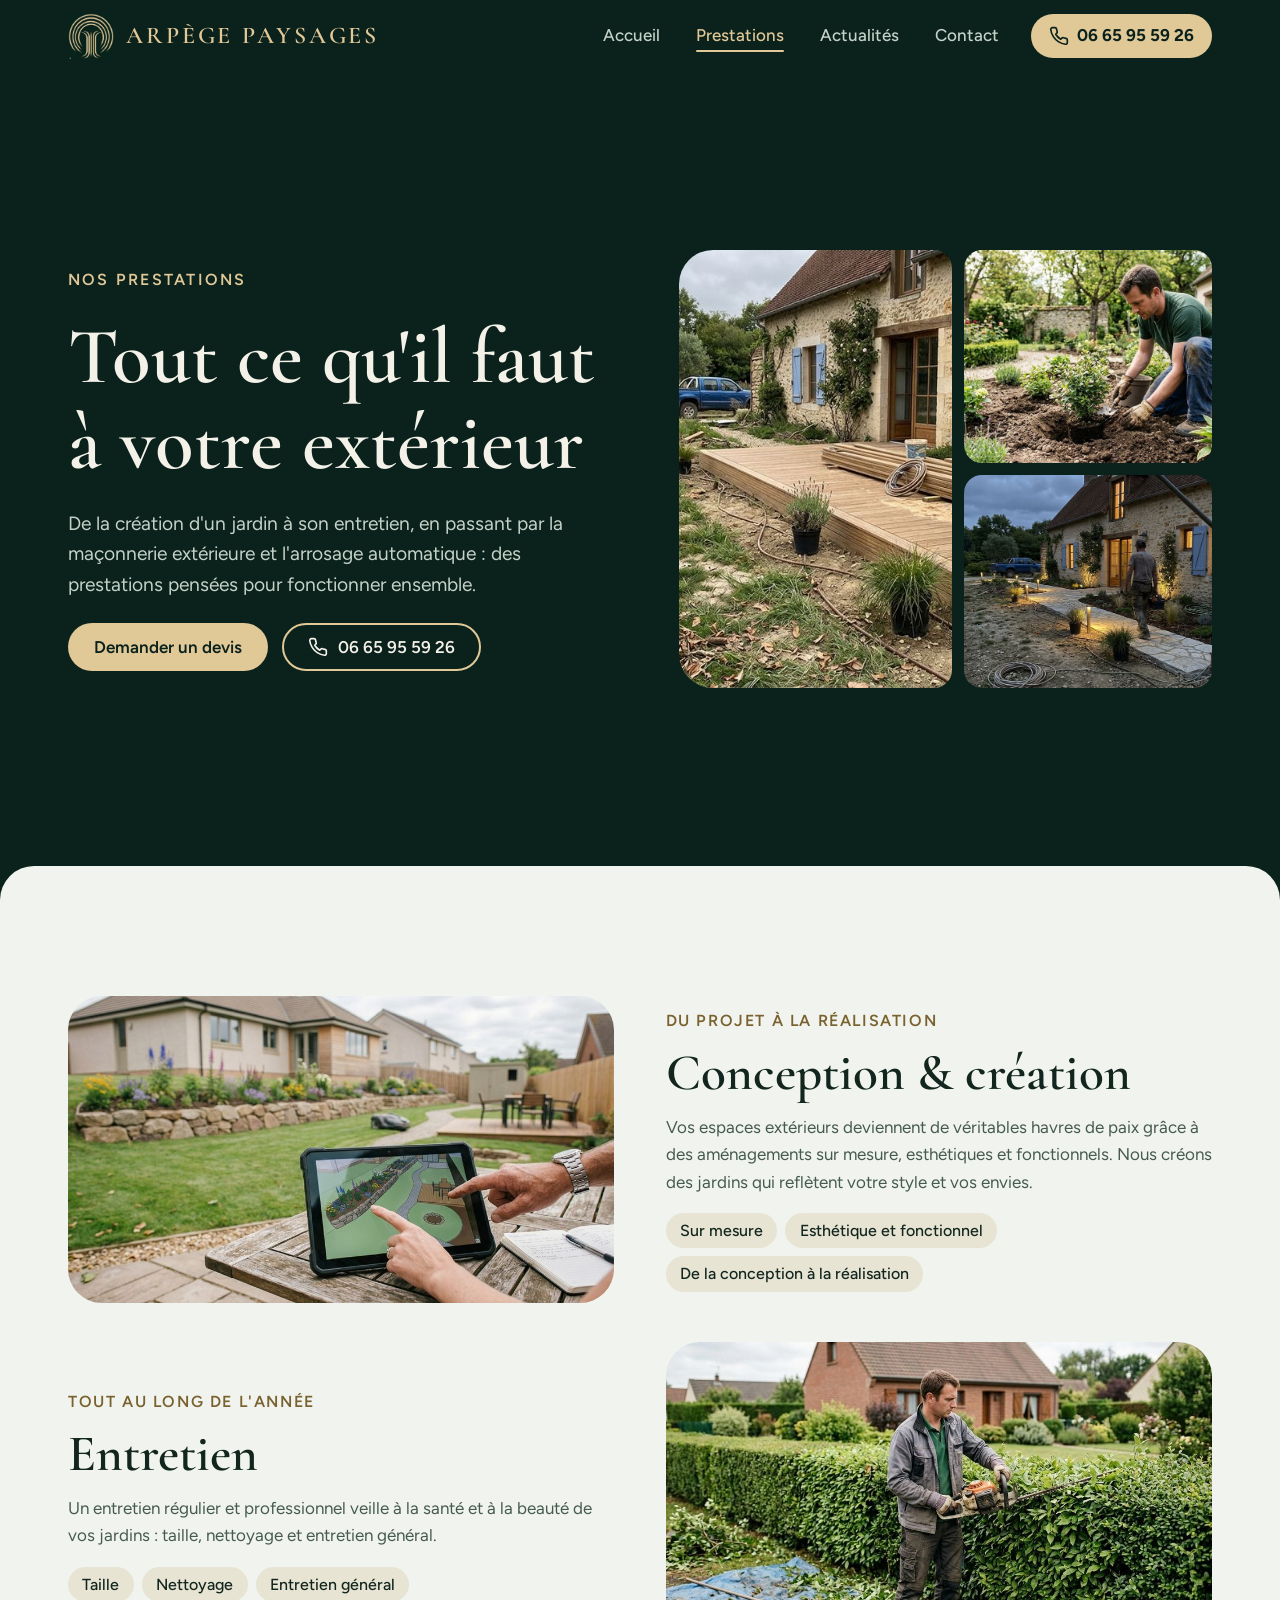
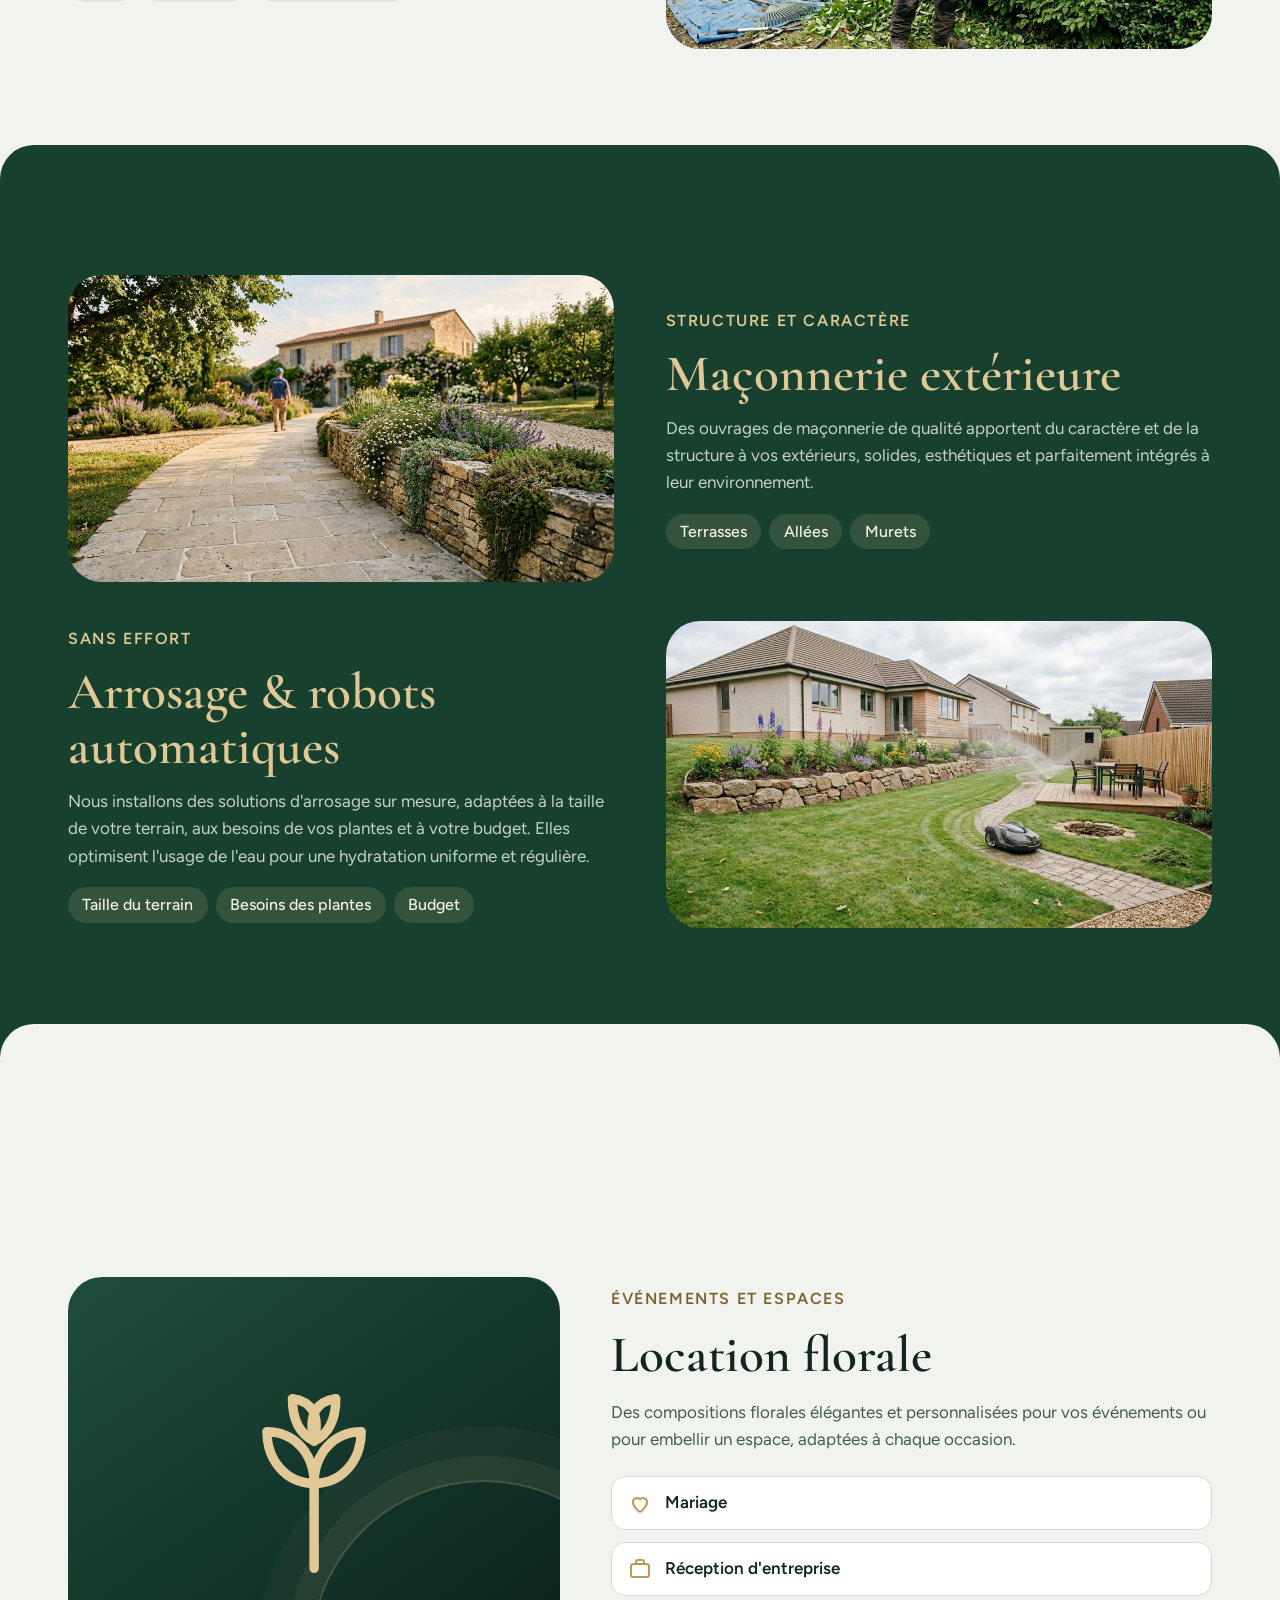
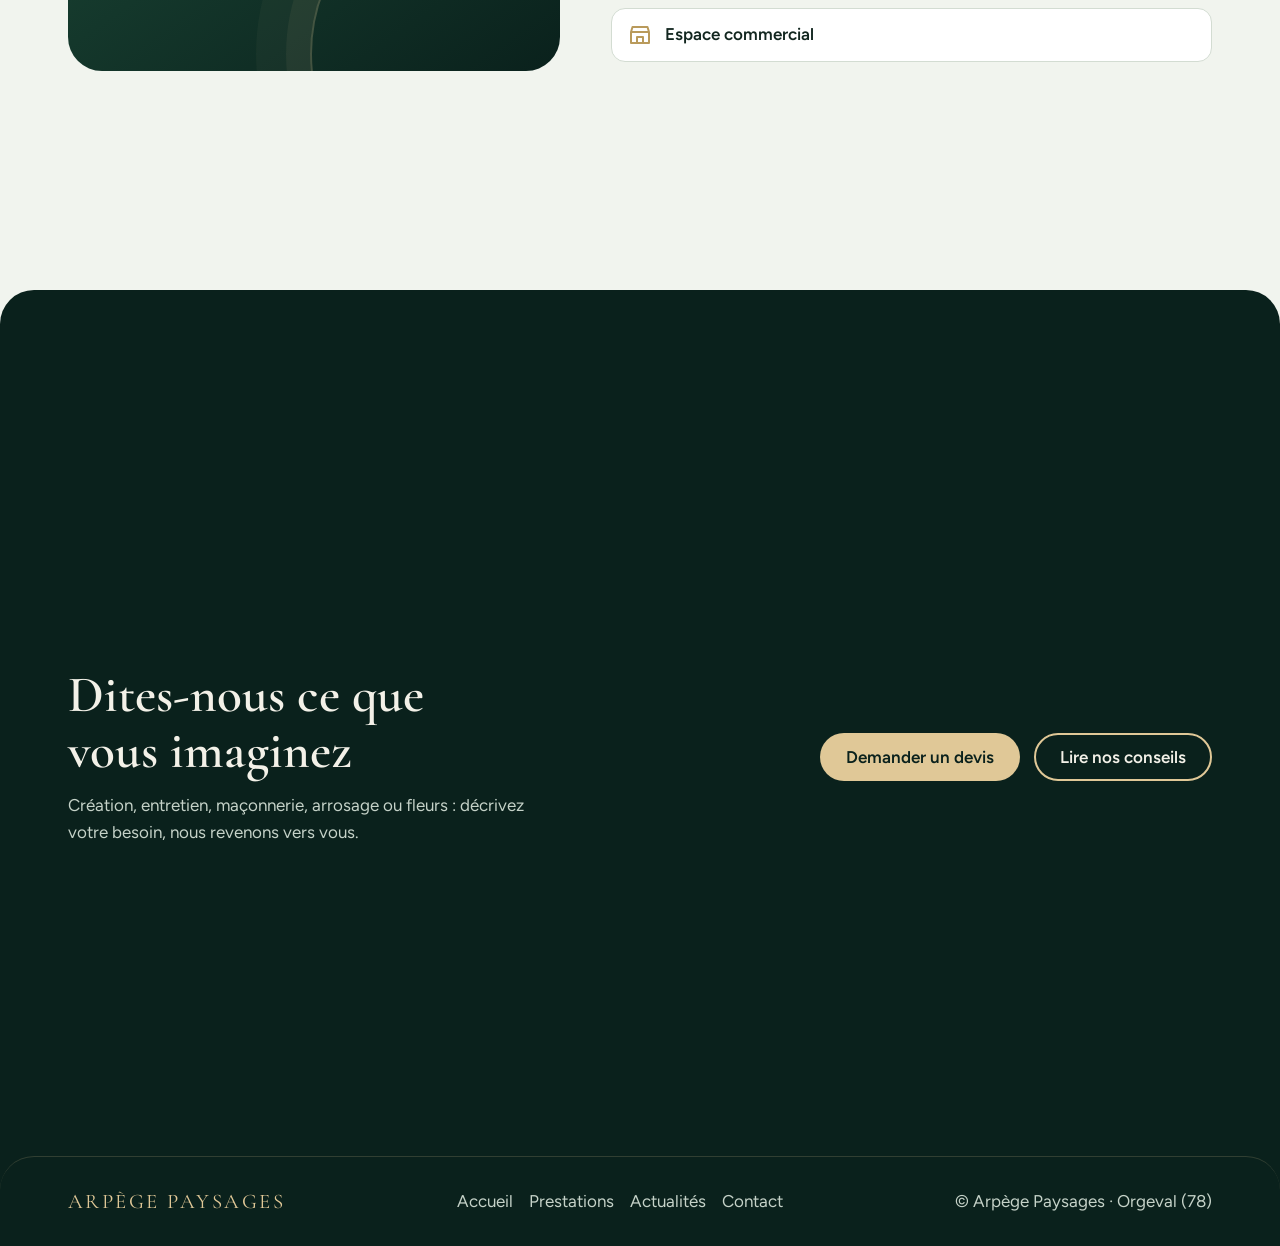
<file: prestations.html>
<!doctype html>
<html lang="fr">
<head>
<meta charset="utf-8">
<meta name="viewport" content="width=device-width, initial-scale=1">
<title>Prestations de paysagiste à Orgeval | Arpège Paysages</title>
<meta name="description" content="Conception et création de jardins, entretien, maçonnerie extérieure, arrosage automatique et location florale à Orgeval (78) avec Arpège Paysages.">
<meta name="robots" content="noindex, nofollow">
<meta name="theme-color" content="#0a211c">
<link rel="icon" type="image/png" href="images/favicon.png">
<link rel="preconnect" href="https://fonts.googleapis.com">
<link rel="preconnect" href="https://fonts.gstatic.com" crossorigin>
<link rel="stylesheet" href="https://fonts.googleapis.com/css2?family=Cormorant+Garamond:ital,wght@0,500;0,600;0,700;1,500&family=Figtree:wght@400;500;600;700&display=swap">
<link rel="stylesheet" href="css/style.css">
</head>
<body>
<header class="site-header">
  <div class="wrap">
    <a class="brand" href="https://webaunet.github.io/arpege-paysages/" aria-label="Arpège Paysages, accueil">
      <img src="images/logo.png" alt="" width="251" height="246"><span>Arpège Paysages</span>
    </a>
    <nav class="nav" id="menu" aria-label="Navigation principale">
      <a href="index.html">Accueil</a>
      <a href="prestations.html">Prestations</a>
      <a href="actualites.html">Actualités</a>
      <a href="contact.html">Contact</a>
    </nav>
    <a class="call" href="tel:+33665955926" aria-label="Appeler Arpège Paysages au 06 65 95 59 26">
      <svg viewBox="0 0 24 24" fill="none" stroke="currentColor" stroke-width="2" stroke-linecap="round" stroke-linejoin="round" aria-hidden="true"><path d="M22 16.9v3a2 2 0 0 1-2.2 2 19.8 19.8 0 0 1-8.6-3.1 19.5 19.5 0 0 1-6-6A19.8 19.8 0 0 1 2.1 4.2 2 2 0 0 1 4.1 2h3a2 2 0 0 1 2 1.7c.1 1 .4 1.9.7 2.8a2 2 0 0 1-.5 2.1L8.1 9.9a16 16 0 0 0 6 6l1.3-1.3a2 2 0 0 1 2.1-.4c.9.3 1.8.6 2.8.7a2 2 0 0 1 1.7 2z"/></svg>
      <span class="num">06 65 95 59 26</span>
    </a>
    <button class="burger" type="button" aria-expanded="false" aria-controls="menu" aria-label="Ouvrir le menu">
      <svg class="b" viewBox="0 0 24 24" fill="none" stroke="currentColor" stroke-width="2" stroke-linecap="round" aria-hidden="true"><path d="M4 7h16M4 12h16M4 17h16"/></svg>
      <svg class="x" viewBox="0 0 24 24" fill="none" stroke="currentColor" stroke-width="2" stroke-linecap="round" aria-hidden="true"><path d="M6 6l12 12M18 6L6 18"/></svg>
    </button>
  </div>
</header>

<main>
  <section class="sec sec--nuit phead" aria-labelledby="titre-prest">
    <div class="wrap">
      <div class="txt">
        <span class="eyebrow on-dark">Nos prestations</span>
        <h1 id="titre-prest">Tout ce qu'il faut à votre extérieur</h1>
        <p class="lead">De la création d'un jardin à son entretien, en passant par la maçonnerie extérieure et l'arrosage automatique : des prestations pensées pour fonctionner ensemble.</p>
        <div class="actions">
          <a class="btn btn--or" href="contact.html#devis">Demander un devis</a>
          <a class="btn btn--line" href="tel:+33665955926">
            <svg viewBox="0 0 24 24" fill="none" stroke="currentColor" stroke-width="2" stroke-linecap="round" stroke-linejoin="round" aria-hidden="true"><path d="M22 16.9v3a2 2 0 0 1-2.2 2 19.8 19.8 0 0 1-8.6-3.1 19.5 19.5 0 0 1-6-6A19.8 19.8 0 0 1 2.1 4.2 2 2 0 0 1 4.1 2h3a2 2 0 0 1 2 1.7c.1 1 .4 1.9.7 2.8a2 2 0 0 1-.5 2.1L8.1 9.9a16 16 0 0 0 6 6l1.3-1.3a2 2 0 0 1 2.1-.4c.9.3 1.8.6 2.8.7a2 2 0 0 1 1.7 2z"/></svg>
            06 65 95 59 26</a>
        </div>
      </div>
      <div class="mosaic">
        <img src="images/terrasse.jpg" width="1000" height="545" alt="Un artisan pose une terrasse en bois devant une maison en pierre">
        <img src="images/plantation.jpg" width="1000" height="546" alt="Un jardinier plante des vivaces dans un massif fraîchement travaillé">
        <img src="images/allee.jpg" width="1000" height="545" alt="Chantier d'une allée dallée éclairée au crépuscule devant une maison en pierre">
      </div>
    </div>
  </section>

  <section class="sec sec--paper" id="creer-entretenir" aria-label="Création et entretien">
    <div class="wrap">
      <article class="feat">
        <figure><img src="images/conception.jpg" width="1000" height="545" loading="lazy" alt="Un projet de jardin présenté sur tablette, avec un muret en pierre et une terrasse en arrière-plan"></figure>
        <div class="body">
          <span class="tag">Du projet à la réalisation</span>
          <h2>Conception &amp; création</h2>
          <p>Vos espaces extérieurs deviennent de véritables havres de paix grâce à des aménagements sur mesure, esthétiques et fonctionnels. Nous créons des jardins qui reflètent votre style et vos envies.</p>
          <ul class="tick"><li>Sur mesure</li><li>Esthétique et fonctionnel</li><li>De la conception à la réalisation</li></ul>
        </div>
      </article>
      <article class="feat rev">
        <figure><img src="images/haies.jpg" width="1000" height="545" loading="lazy" alt="Un jardinier taille une haie avec un taille-haie thermique dans un jardin"></figure>
        <div class="body">
          <span class="tag">Tout au long de l'année</span>
          <h2>Entretien</h2>
          <p>Un entretien régulier et professionnel veille à la santé et à la beauté de vos jardins : taille, nettoyage et entretien général.</p>
          <ul class="tick"><li>Taille</li><li>Nettoyage</li><li>Entretien général</li></ul>
        </div>
      </article>
    </div>
  </section>

  <section class="sec sec--foret" id="maconnerie-arrosage" aria-label="Maçonnerie et arrosage">
    <div class="wrap">
      <article class="feat">
        <figure><img src="images/paves.jpg" width="1000" height="545" loading="lazy" alt="Une allée dallée en pierre bordée d'un muret fleuri qui mène à une maison"></figure>
        <div class="body">
          <span class="tag">Structure et caractère</span>
          <h2>Maçonnerie extérieure</h2>
          <p>Des ouvrages de maçonnerie de qualité apportent du caractère et de la structure à vos extérieurs, solides, esthétiques et parfaitement intégrés à leur environnement.</p>
          <ul class="tick"><li>Terrasses</li><li>Allées</li><li>Murets</li></ul>
        </div>
      </article>
      <article class="feat rev">
        <figure><img src="images/arrosage.jpg" width="1000" height="545" loading="lazy" alt="Un robot tondeuse sur la pelouse d'un jardin arrosé automatiquement"></figure>
        <div class="body">
          <span class="tag">Sans effort</span>
          <h2>Arrosage &amp; robots automatiques</h2>
          <p>Nous installons des solutions d'arrosage sur mesure, adaptées à la taille de votre terrain, aux besoins de vos plantes et à votre budget. Elles optimisent l'usage de l'eau pour une hydratation uniforme et régulière.</p>
          <ul class="tick"><li>Taille du terrain</li><li>Besoins des plantes</li><li>Budget</li></ul>
        </div>
      </article>
    </div>
  </section>

  <section class="sec sec--paper" id="location-florale" aria-labelledby="titre-florale">
    <div class="wrap">
      <div class="event">
        <div class="panel" aria-hidden="true">
          <svg class="big" viewBox="0 0 24 24" fill="none" stroke="currentColor" stroke-width="1" stroke-linecap="round" stroke-linejoin="round"><path d="M12 22v-9"/><path d="M12 13c0-3.3-2.2-5.5-5-5.5 0 3 2 5.5 5 5.5z"/><path d="M12 13c0-3.3 2.2-5.5 5-5.5 0 3-2 5.5-5 5.5z"/><path d="M12 8.5c-1.6-.8-2.3-2.4-2.3-4.5 2 .3 3 1.6 2.3 4.5z"/><path d="M12 8.5c1.6-.8 2.3-2.4 2.3-4.5-2 .3-3 1.6-2.3 4.5z"/></svg>
        </div>
        <div class="body">
          <span class="tag">Événements et espaces</span>
          <h2 id="titre-florale">Location florale</h2>
          <p>Des compositions florales élégantes et personnalisées pour vos événements ou pour embellir un espace, adaptées à chaque occasion.</p>
          <ul class="occ">
            <li><svg viewBox="0 0 24 24" fill="none" stroke="currentColor" stroke-width="2" stroke-linecap="round" stroke-linejoin="round" aria-hidden="true"><path d="M12 21s-7-4.4-7-10a4 4 0 0 1 7-2.6A4 4 0 0 1 19 11c0 5.6-7 10-7 10z"/></svg>Mariage</li>
            <li><svg viewBox="0 0 24 24" fill="none" stroke="currentColor" stroke-width="2" stroke-linecap="round" stroke-linejoin="round" aria-hidden="true"><rect x="3" y="7" width="18" height="13" rx="2"/><path d="M8 7V5a2 2 0 0 1 2-2h4a2 2 0 0 1 2 2v2"/></svg>Réception d'entreprise</li>
            <li><svg viewBox="0 0 24 24" fill="none" stroke="currentColor" stroke-width="2" stroke-linecap="round" stroke-linejoin="round" aria-hidden="true"><path d="M3 9l1.5-5h15L21 9M3 9h18M3 9v11h18V9M9 20v-6h6v6"/></svg>Espace commercial</li>
          </ul>
        </div>
      </div>
    </div>
  </section>

  <section class="sec sec--nuit" id="devis-prestations" aria-labelledby="titre-band-prest">
    <div class="wrap">
      <div class="band">
        <div>
          <h2 id="titre-band-prest">Dites-nous ce que vous imaginez</h2>
          <p>Création, entretien, maçonnerie, arrosage ou fleurs : décrivez votre besoin, nous revenons vers vous.</p>
        </div>
        <div class="actions">
          <a class="btn btn--or" href="contact.html#devis">Demander un devis</a>
          <a class="btn btn--line" href="actualites.html">Lire nos conseils</a>
        </div>
      </div>
    </div>
  </section>
</main>

<footer class="site-footer">
  <div class="wrap">
    <span class="logo">Arpège Paysages</span>
    <nav aria-label="Pied de page">
      <a href="index.html">Accueil</a><a href="prestations.html">Prestations</a><a href="actualites.html">Actualités</a><a href="contact.html">Contact</a>
    </nav>
    <span>© Arpège Paysages · Orgeval (78)</span>
  </div>
</footer>
<script src="js/main.js"></script>
</body>
</html>
</file>
<file: css/style.css>
/* Arpège Paysages — feuille de style commune.
   Concept : vert nuit du logo + or, sections superposées aux bords courbes. */
:root{
  --nuit:#0a211c; --foret:#17402f; --or:#e0c897; --or-fonce:#b99a5b;
  --paper:#f1f4ee; --paper-2:#ffffff; --ink:#12261f; --muted:#455a50; --line:#d3dcd2;
  --on-dark:#f3f1e8; --on-dark-muted:#c5d2c8;
  --c-eau:#2f7f86; --c-or:#b99a5b; --c-soleil:#c8742e; --c-feuille:#4f8a45;
  --on-c:#0a211c;
  --ombre:0 10px 30px rgba(10,33,28,.12);
  --r:18px; --r-lg:34px; --hh:72px; --pad:clamp(56px,8vw,96px);
  --display:'Cormorant Garamond',Georgia,'Times New Roman',serif;
  --body:'Figtree',system-ui,-apple-system,'Segoe UI',Roboto,sans-serif;
}
@media (prefers-color-scheme:dark){:root:not([data-theme="light"]){
  --paper:#0f2a22; --paper-2:#163a2e; --ink:#eef1e8; --muted:#b9c9be; --line:#2a4b3e;
  --ombre:0 10px 30px rgba(0,0,0,.35); --foret:#1c4a38; color-scheme:dark}}
:root[data-theme="dark"]{
  --paper:#0f2a22; --paper-2:#163a2e; --ink:#eef1e8; --muted:#b9c9be; --line:#2a4b3e;
  --ombre:0 10px 30px rgba(0,0,0,.35); --foret:#1c4a38; color-scheme:dark}

*{box-sizing:border-box}
html{scroll-behavior:smooth;scroll-padding-top:calc(var(--hh) + 12px)}
body{margin:0;background:var(--paper);color:var(--ink);font-family:var(--body);font-size:1.0625rem;line-height:1.6;-webkit-font-smoothing:antialiased}
img{max-width:100%;height:auto;display:block}
a{color:inherit}
h1,h2,h3{font-family:var(--display);font-weight:600;line-height:1.08;margin:0;text-wrap:balance}
h1{font-size:clamp(2.6rem,6.2vw,5rem)}
h2{font-size:clamp(2.1rem,4.2vw,3.2rem)}
h3{font-size:1.55rem}
p{margin:0}
:focus-visible{outline:3px solid var(--or);outline-offset:3px;border-radius:4px}
.wrap{width:100%;max-width:1180px;margin-inline:auto;padding-left:max(18px,env(safe-area-inset-left,0px));padding-right:max(18px,env(safe-area-inset-right,0px))}
.eyebrow{display:inline-block;font-size:1rem;letter-spacing:.14em;text-transform:uppercase;font-weight:600;color:var(--c-or)}
.dark .eyebrow,.eyebrow.on-dark{color:var(--or)}
:root:not([data-theme="dark"]) .sec--paper .eyebrow{color:#7a6230}
@media (prefers-color-scheme:dark){:root:not([data-theme="light"]) .sec--paper .eyebrow{color:var(--or)}}
:root[data-theme="dark"] .sec--paper .eyebrow{color:var(--or)}

/* Boutons */
.btn{display:inline-flex;align-items:center;justify-content:center;gap:.6rem;min-height:48px;padding:.7rem 1.5rem;border-radius:999px;font:600 1.0625rem/1.2 var(--body);text-decoration:none;border:2px solid transparent;cursor:pointer;transition:transform .2s,background .2s,color .2s,border-color .2s}
.btn:hover{transform:translateY(-2px)}
.btn--or{background:var(--or);color:var(--nuit)}
.btn--or:hover{background:#ecd9ad}
.btn--line{border-color:var(--or);color:var(--on-dark)}
.btn--line:hover{background:rgba(224,200,151,.14)}
.btn--ink{background:var(--nuit);color:var(--on-dark)}
.btn svg,.call svg{width:20px;height:20px;flex:none}

/* En-tête */
.site-header{position:sticky;top:0;z-index:50;background:var(--nuit);color:var(--on-dark);height:var(--hh)}
.site-header .wrap{display:flex;align-items:center;gap:1rem;height:100%}
.brand{display:flex;align-items:center;gap:.75rem;text-decoration:none;margin-right:auto;min-width:0;min-height:44px}
.call,.burger{flex:none}
.brand img{width:46px;height:auto;flex:none}
.brand span{font-family:var(--display);font-size:1.5rem;font-weight:600;letter-spacing:.12em;text-transform:uppercase;white-space:nowrap;color:var(--or)}
.nav{display:flex;align-items:center;gap:.25rem}
.nav a{display:inline-flex;align-items:center;min-height:44px;padding:0 1rem;border-radius:999px;text-decoration:none;font-weight:500;color:var(--on-dark-muted);position:relative;transition:color .2s,background .2s}
.nav a:hover{color:var(--on-dark);background:rgba(224,200,151,.1)}
.nav a[aria-current="page"]{color:var(--or)}
.nav a[aria-current="page"]::after{content:"";position:absolute;left:1rem;right:1rem;bottom:6px;height:2px;background:var(--or);border-radius:2px}
.call{display:inline-flex;align-items:center;justify-content:center;gap:.55rem;min-height:44px;min-width:44px;padding:0 1.1rem;border-radius:999px;background:var(--or);color:var(--nuit);font-weight:700;text-decoration:none;white-space:nowrap}
.call:hover{background:#ecd9ad}
.burger{display:none;width:44px;height:44px;border:0;border-radius:12px;background:rgba(224,200,151,.12);color:var(--or);cursor:pointer;align-items:center;justify-content:center}
.burger svg{width:24px;height:24px}
.burger .x{display:none}
.burger[aria-expanded="true"] .b{display:none}
.burger[aria-expanded="true"] .x{display:block}
@media (min-width:980.02px) and (max-width:1180px){.nav a{padding:0 .6rem}.nav a[aria-current="page"]::after{left:.6rem;right:.6rem}.brand span{font-size:1.3rem;letter-spacing:.07em}.brand img{width:40px}.call{padding:0 .9rem}}
@media (min-width:980.02px) and (max-width:1100px){.brand span{font-size:1.1rem;letter-spacing:.05em}.nav a{padding:0 .5rem}}
@media (min-width:980.02px) and (max-width:1040px){.call .num{display:none}.call{padding:0}}
@media (max-width:980px){
  .burger{display:inline-flex}
  .call .num{display:none}
  .call{padding:0}
  .nav{position:absolute;top:var(--hh);left:0;right:0;flex-direction:column;align-items:stretch;gap:0;background:var(--nuit);padding:.5rem max(18px,env(safe-area-inset-left,0px)) 1rem;border-top:1px solid rgba(224,200,151,.2);box-shadow:0 20px 30px rgba(0,0,0,.35);display:none}
  .nav.open{display:flex}
  .nav a{min-height:48px;border-radius:12px;font-size:1.125rem}
  .nav a[aria-current="page"]::after{left:1rem;right:auto;width:28px;bottom:8px}
}
@media (max-width:480px){.brand span{font-size:1.05rem;letter-spacing:.05em}.brand img{width:36px}.brand{gap:.5rem}.site-header .wrap{gap:.6rem}}

/* Sections superposées aux bords courbes */
.sec{position:relative;min-height:100svh;display:flex;flex-direction:column;justify-content:center;padding-block:var(--pad)}
.sec+.sec{margin-top:calc(var(--r-lg) * -1);border-radius:var(--r-lg) var(--r-lg) 0 0;padding-top:calc(var(--pad) + var(--r-lg))}
.sec:not(:last-of-type){padding-bottom:calc(var(--pad) + var(--r-lg))}
.sec--nuit{background:var(--nuit);color:var(--on-dark)}
.sec--foret{background:var(--foret);color:var(--on-dark)}
.sec--paper{background:var(--paper);color:var(--ink)}

/* Hero */
.hero{min-height:calc(100svh - var(--hh));overflow:hidden;isolation:isolate;padding-block:var(--pad) calc(var(--pad) + var(--r-lg))}
.hero>img{position:absolute;inset:0;width:100%;height:100%;object-fit:cover;object-position:center 62%;z-index:-2}
.hero::before{content:"";position:absolute;inset:0;z-index:-1;background:linear-gradient(90deg,rgba(10,33,28,.94) 0%,rgba(10,33,28,.72) 48%,rgba(10,33,28,.28) 100%)}
.hero .wrap{display:flex;flex-direction:column;gap:1.6rem;align-items:flex-start}
.hero h1{max-width:13ch;color:var(--on-dark)}
.hero h1 em{font-style:italic;color:var(--or)}
.hero .lead{max-width:34rem;font-size:1.25rem;color:var(--on-dark-muted)}
.actions{display:flex;flex-wrap:wrap;gap:.9rem}
.chips{display:flex;flex-wrap:wrap;gap:.6rem;margin:0;padding:0;list-style:none}
.chips li{padding:.35rem 1rem;border:1px solid rgba(224,200,151,.45);border-radius:999px;color:var(--on-dark);font-size:1rem;background:rgba(10,33,28,.45)}
@media (max-width:640px){.hero::before{background:linear-gradient(180deg,rgba(10,33,28,.7) 0%,rgba(10,33,28,.92) 70%)}.actions .btn{width:100%}}

/* À propos */
.about{display:grid;grid-template-columns:1.05fr 1fr;gap:0;align-items:center}
.about figure{margin:0;position:relative}
.about figure img{width:100%;aspect-ratio:4/4.4;object-fit:cover;object-position:62% 50%;border-radius:var(--r-lg)}
.about .card{position:relative;margin-left:-4.5rem;background:var(--paper-2);border-radius:var(--r-lg);padding:clamp(1.6rem,3.2vw,3rem);box-shadow:var(--ombre);display:flex;flex-direction:column;gap:1.2rem}
.about .card p{color:var(--muted)}
.about .card::before{content:"";width:56px;height:4px;border-radius:4px;background:var(--or-fonce)}
.points{list-style:none;margin:.3rem 0 0;padding:0;display:grid;gap:.9rem}
.points li{display:grid;grid-template-columns:auto 1fr;gap:.9rem;align-items:start}
.points svg{width:26px;height:26px;color:var(--or-fonce);margin-top:2px}
.points strong{display:block;font-weight:700}
.points span{color:var(--muted)}
@media (max-width:900px){
  .about{grid-template-columns:1fr}
  .about figure img{aspect-ratio:16/10}
  .about .card{margin:-3rem 12px 0}
}

/* Prestations */
.head{display:flex;flex-direction:column;gap:.8rem;max-width:40rem;margin-bottom:1.6rem}
#prestations{padding-block:clamp(40px,5vw,60px)}
#prestations{padding-top:calc(clamp(40px,5vw,60px) + var(--r-lg));padding-bottom:calc(clamp(40px,5vw,60px) + var(--r-lg))}
.head p{color:var(--on-dark-muted)}
.services{display:grid;grid-template-columns:repeat(3,1fr);gap:1.1rem}
.svc{background:var(--nuit);border-radius:var(--r);overflow:hidden;display:flex;flex-direction:column;border:1px solid rgba(224,200,151,.18)}
.svc img{width:100%;aspect-ratio:16/6.4;object-fit:cover}
.svc .ico{aspect-ratio:16/6.4;display:grid;place-items:center;background:linear-gradient(135deg,#1e4d3a,#0f2d24);color:var(--or)}
.svc .ico svg{width:56px;height:56px}
.svc .txt{padding:.9rem 1.2rem 1.1rem;display:flex;flex-direction:column;gap:.45rem}
.svc h3{color:var(--or);font-size:1.5rem}
.svc p{color:var(--on-dark-muted);font-size:1rem;line-height:1.5}
.svc--cta{justify-content:center;align-items:flex-start;gap:1rem;padding:1.6rem;background:var(--or);color:var(--nuit);border-color:transparent}
.svc--cta h3{color:var(--nuit);font-size:1.9rem}
.svc--cta p{color:#1d3a30}
@media (max-width:760px){
  .services{display:flex;overflow-x:auto;scroll-snap-type:x mandatory;gap:.9rem;padding-bottom:1rem;margin-right:calc(max(18px,env(safe-area-inset-right,0px)) * -1);padding-right:max(18px,env(safe-area-inset-right,0px));-webkit-overflow-scrolling:touch}
  .svc{flex:0 0 80%;scroll-snap-align:start}
  .svc img,.svc .ico{aspect-ratio:4/3}
  .svc .txt{padding:1.1rem 1.2rem 1.4rem}
}

/* Actualités */
.news{display:grid;grid-template-columns:repeat(2,1fr);gap:1rem}
.post{display:grid;grid-template-columns:auto 1fr;gap:1.1rem;padding:1.3rem;border-radius:var(--r);background:var(--paper-2);border:1px solid var(--line);text-decoration:none;transition:transform .2s,box-shadow .2s}
.post:hover{transform:translateY(-3px);box-shadow:var(--ombre)}
.post .ic{width:60px;height:60px;border-radius:16px;display:grid;place-items:center;color:var(--on-c)}
.post .ic svg{width:30px;height:30px}
.post .ic.eau{background:var(--c-eau);color:#fff}
.post .ic.or{background:var(--c-or)}
.post .ic.soleil{background:var(--c-soleil);color:#fff}
.post .ic.feuille{background:var(--c-feuille);color:#fff}
.post small{display:block;font-size:1rem;letter-spacing:.06em;text-transform:uppercase;font-weight:600;color:var(--muted)}
.post h3{font-size:1.45rem;margin:.2rem 0 .45rem}
.post p{color:var(--muted);font-size:1rem;line-height:1.5}
.post .more{display:inline-block;margin-top:.7rem;font-weight:700;color:var(--ink);border-bottom:2px solid var(--or-fonce)}
.sec--paper .head p{color:var(--muted)}
.row-end{margin-top:1.8rem;display:flex}
@media (max-width:760px){.news{grid-template-columns:1fr}.post{padding:1rem;gap:.9rem}.post .ic{width:48px;height:48px}.post h3{font-size:1.3rem;margin-bottom:0}}
@media (max-width:640px){.post p{display:none}.post .more{margin-top:.4rem}.points span{display:none}.about figure img{aspect-ratio:16/7}.sec{padding-block:44px}.sec+.sec{padding-top:calc(44px + var(--r-lg))}.sec:not(:last-of-type){padding-bottom:calc(44px + var(--r-lg))}#prestations{padding-block:36px calc(36px + var(--r-lg));padding-top:calc(36px + var(--r-lg))}}

/* Appel final */
.final{text-align:left}
.final .wrap{display:grid;grid-template-columns:1.2fr 1fr;gap:3rem;align-items:center}
.final h2{color:var(--on-dark)}
.final .lead{color:var(--on-dark-muted);margin-top:1rem;max-width:30rem}
.coords{display:grid;gap:1rem;padding:1.8rem;border-radius:var(--r-lg);background:rgba(224,200,151,.08);border:1px solid rgba(224,200,151,.3)}
.coords .tel{font-family:var(--display);font-size:clamp(2rem,4vw,2.8rem);font-weight:600;color:var(--or);text-decoration:none;line-height:1}
.coords a{display:inline-flex;align-items:center;min-height:44px;justify-self:start}
.coords a.mail{color:var(--on-dark);overflow-wrap:anywhere}
.coords p{color:var(--on-dark-muted)}
@media (max-width:900px){.final .wrap{grid-template-columns:1fr;gap:2rem}}

/* Pied de page */
.site-footer{background:var(--nuit);color:var(--on-dark-muted);padding-block:1.4rem;border-top:1px solid rgba(224,200,151,.18);margin-top:calc(var(--r-lg) * -1);border-radius:var(--r-lg) var(--r-lg) 0 0;position:relative}
.site-footer .wrap{display:flex;flex-wrap:wrap;align-items:center;justify-content:space-between;gap:.8rem 1.5rem}
.site-footer nav{display:flex;flex-wrap:wrap;gap:.2rem 1rem}
.site-footer a{display:inline-flex;align-items:center;min-height:44px;text-decoration:none}
.site-footer a:hover{color:var(--or)}
.site-footer .logo{font-family:var(--display);font-size:1.3rem;letter-spacing:.12em;text-transform:uppercase;color:var(--or)}

@media (prefers-reduced-motion:reduce){*{transition:none!important;scroll-behavior:auto!important}}

/* ===== Pages intérieures ===== */
:root{--err:#a4231a}
@media (prefers-color-scheme:dark){:root:not([data-theme="light"]){--err:#ffb4ab}}
:root[data-theme="dark"]{--err:#ffb4ab}
.phead{min-height:calc(100svh - var(--hh));padding-bottom:calc(var(--pad) + var(--r-lg))}
.phead .wrap{display:grid;grid-template-columns:1.05fr 1fr;gap:clamp(1.5rem,4vw,4rem);align-items:center}
.phead .txt{display:flex;flex-direction:column;gap:1.4rem;align-items:flex-start}
.phead .lead{font-size:1.2rem;color:var(--on-dark-muted);max-width:32rem}
.mosaic{display:grid;grid-template-columns:1.1fr 1fr;grid-template-rows:1fr 1fr;gap:12px}
.mosaic img{width:100%;height:100%;object-fit:cover;border-radius:var(--r);min-height:0}
.mosaic img:first-child{grid-row:span 2;border-radius:var(--r-lg) var(--r) var(--r) var(--r-lg)}
.mosaic{aspect-ratio:1/.82}
@media (max-width:900px){.phead .wrap{grid-template-columns:1fr}.mosaic{aspect-ratio:16/10}}

.tag{display:inline-block;font-size:1rem;font-weight:600;letter-spacing:.1em;text-transform:uppercase;color:#7a6230}
.sec--foret .tag,.sec--nuit .tag{color:var(--or)}
@media (prefers-color-scheme:dark){:root:not([data-theme="light"]) .sec--paper .tag{color:var(--or)}}
:root[data-theme="dark"] .sec--paper .tag{color:var(--or)}
.feat{display:grid;grid-template-columns:1fr 1fr;gap:clamp(1.4rem,4vw,3.5rem);align-items:center}
.feat+.feat{margin-top:clamp(1.8rem,3vw,2.6rem)}
.feat figure{margin:0}
.feat figure img{width:100%;aspect-ratio:16/9;object-fit:cover;border-radius:var(--r-lg)}
.feat.rev figure{order:2}
.feat .body{display:flex;flex-direction:column;gap:.8rem}
.feat p{color:var(--muted)}
.sec--foret .feat p{color:var(--on-dark-muted)}
.sec--foret .feat h2{color:var(--or)}
.tick{list-style:none;margin:.3rem 0 0;padding:0;display:flex;flex-wrap:wrap;gap:.5rem}
.tick li{padding:.3rem .9rem;border-radius:999px;font-size:1rem;font-weight:500;background:rgba(185,154,91,.18);color:var(--ink)}
.sec--foret .tick li{background:rgba(224,200,151,.14);color:var(--on-dark)}
@media (max-width:820px){.feat{grid-template-columns:1fr}.feat.rev figure{order:0}.feat figure img{aspect-ratio:16/7}.feat .body{gap:.4rem}.feat .tag{display:none}}@media (max-width:520px){.feat figure img{aspect-ratio:16/6}.feat+.feat{margin-top:1.1rem}.feat+.feat{margin-top:1.4rem}}

.event{display:grid;grid-template-columns:.9fr 1.1fr;gap:clamp(1.5rem,4vw,4rem);align-items:center}
.event .panel{aspect-ratio:1/.8;border-radius:var(--r-lg);background:linear-gradient(145deg,#1e4d3a,#0a211c);display:grid;place-items:center;color:var(--or);position:relative;overflow:hidden}
.event .panel svg.big{width:46%;height:auto}
.event .panel::after{content:"";position:absolute;inset:auto -20% -40% auto;width:70%;aspect-ratio:1;border-radius:50%;border:2px solid rgba(224,200,151,.25);box-shadow:0 0 0 24px rgba(224,200,151,.06),0 0 0 54px rgba(224,200,151,.04)}
.event .body{display:flex;flex-direction:column;gap:1rem}
.event .body p{color:var(--muted)}
.occ{display:grid;gap:.7rem;margin:.4rem 0 0;padding:0;list-style:none}
.occ li{display:flex;align-items:center;gap:.8rem;padding:.8rem 1rem;border-radius:14px;background:var(--paper-2);border:1px solid var(--line);font-weight:600}
.occ svg{width:24px;height:24px;color:var(--or-fonce);flex:none}
@media (max-width:820px){.event{grid-template-columns:1fr}.event .panel{aspect-ratio:16/6}.event .panel svg.big{width:auto;height:70%}}

.band{display:flex;flex-wrap:wrap;align-items:center;justify-content:space-between;gap:2rem}
.band h2{color:var(--on-dark);max-width:18ch}
.band p{color:var(--on-dark-muted);margin-top:.8rem;max-width:30rem}
.band .actions{flex:none}
@media (max-width:640px){.band .actions,.band .actions .btn{width:100%}}

/* Actualités */
.themes{display:grid;grid-template-columns:repeat(2,1fr);gap:12px}
.theme{display:flex;flex-direction:column;align-items:flex-start;justify-content:space-between;gap:1.2rem;min-height:150px;padding:1.2rem;border-radius:var(--r);border:2px solid transparent;font:600 1.125rem/1.2 var(--body);text-align:left;cursor:pointer;color:#fff;transition:transform .2s,border-color .2s}
.theme svg{width:32px;height:32px}
.theme:hover{transform:translateY(-3px)}
.theme[aria-pressed="true"]{border-color:var(--or);box-shadow:0 0 0 3px rgba(224,200,151,.35)}
.theme.eau{background:var(--c-eau)}.theme.or{background:var(--c-or);color:var(--on-c)}.theme.soleil{background:var(--c-soleil)}.theme.feuille{background:var(--c-feuille)}
.theme.tous{grid-column:span 2;min-height:64px;flex-direction:row;align-items:center;background:transparent;border-color:rgba(224,200,151,.5);color:var(--on-dark)}
.theme.tous[aria-pressed="true"]{background:rgba(224,200,151,.14)}
.mag{display:grid;grid-template-columns:1.25fr 1fr;grid-auto-rows:auto;gap:1rem}
.art{display:grid;grid-template-columns:auto 1fr;column-gap:1rem;row-gap:.3rem;align-content:center;padding:1.2rem 1.4rem;border-radius:var(--r);background:var(--paper-2);border:1px solid var(--line)}
.art .ic{width:54px;height:54px;border-radius:15px;display:grid;place-items:center;color:var(--on-c)}
.art .ic svg{width:28px;height:28px}
.art .ic.eau,.art .ic.soleil,.art .ic.feuille{color:#fff}
.art .ic.eau{background:var(--c-eau)}.art .ic.or{background:var(--c-or)}.art .ic.soleil{background:var(--c-soleil)}.art .ic.feuille{background:var(--c-feuille)}
.art small{font-size:1rem;letter-spacing:.06em;text-transform:uppercase;font-weight:600;color:var(--muted)}
.art p{color:var(--muted)}
.art .ic{grid-row:span 4}.art>*:not(.ic){grid-column:2}.art.big>*{grid-column:auto}.art a.go{margin-top:auto;display:inline-flex;align-items:center;min-height:44px;font-weight:700;color:var(--ink);text-decoration:none;border-bottom:2px solid var(--or-fonce);align-self:flex-start}
.art.big{display:flex;flex-direction:column;gap:.7rem;grid-row:span 3;justify-content:flex-end;background:linear-gradient(160deg,#235e66,#123f45);color:#fff;border:0;padding:2rem}
.art.big h3{font-size:2.3rem;color:#fff}
.art.big p,.art.big small{color:#d6ecee}
.art.big a.go{color:#fff;border-color:var(--or)}
.art[hidden]{display:none}
.mag.one{grid-template-columns:1fr}.mag.one .art.big{grid-row:auto}
.empty-note{display:none}
@media (max-width:820px){.mag{grid-template-columns:1fr}.art p{display:none}.art .ic{grid-row:span 3;width:46px;height:46px}.art.big{grid-row:auto;padding:1.4rem}.art.big h3{font-size:1.45rem}.art.big{padding:1.2rem}.feat p{font-size:1rem}.themes{grid-template-columns:repeat(2,1fr)}.theme{min-height:110px}}

/* Contact */
.split{display:grid;grid-template-columns:.8fr 1.2fr;gap:clamp(1.5rem,4vw,3.5rem);align-items:start}
.side{display:flex;flex-direction:column;gap:1.2rem}
.side figure{margin:0}
.side figure img{width:100%;aspect-ratio:16/10;object-fit:cover;border-radius:var(--r-lg)}
.side p{color:var(--muted)}
.form-card{background:var(--paper-2);border-radius:var(--r-lg);padding:clamp(1.3rem,3vw,2.4rem);box-shadow:var(--ombre);border:1px solid var(--line)}
.form-card h2{font-size:clamp(1.9rem,3.2vw,2.5rem);margin-bottom:.4rem}
.form-card .hint{color:var(--muted);margin-bottom:1.2rem}
.grid2{display:grid;grid-template-columns:1fr 1fr;gap:1rem}
.field{display:flex;flex-direction:column;gap:.4rem;margin-bottom:1rem}
.field label{font-weight:700;font-size:1rem}
.field .opt{font-weight:500;color:var(--muted)}
.field input,.field select,.field textarea{width:100%;min-height:48px;padding:.7rem 1rem;font:inherit;font-size:1rem;color:var(--ink);background:var(--paper);border:1.5px solid var(--line);border-radius:14px;transition:border-color .2s,box-shadow .2s}
.field textarea{min-height:120px;resize:vertical}
.field input:focus,.field select:focus,.field textarea:focus{outline:none;border-color:var(--or-fonce);box-shadow:0 0 0 4px rgba(185,154,91,.35)}
.field [aria-invalid="true"]{border-color:var(--err)}
.err{color:var(--err);font-size:1rem;font-weight:600;min-height:0}
.err:empty{display:none}
.form-card .btn{width:100%;margin-top:.4rem}
.recap{margin-top:1.4rem;padding:1.3rem;border-radius:var(--r);background:var(--paper);border:2px solid var(--or-fonce)}
.recap[hidden]{display:none}
.recap h3{font-size:1.6rem;margin-bottom:.3rem}
.recap p.note{color:var(--muted);margin-bottom:.8rem}
.recap pre{margin:0 0 1rem;white-space:pre-wrap;word-break:break-word;font:inherit;font-size:1rem;padding:1rem;border-radius:12px;background:var(--paper-2);border:1px solid var(--line)}
.recap .actions .btn{width:auto;margin:0;flex:1 1 150px}
.status{min-height:1.5em;margin-top:.7rem;font-weight:600;color:var(--muted)}
@media (max-width:900px){.split{grid-template-columns:1fr}.side{display:none}.grid2{grid-template-columns:1fr}}
.cards3{display:grid;grid-template-columns:repeat(3,1fr);gap:1rem}
.cc{padding:1.6rem;border-radius:var(--r);background:var(--nuit);border:1px solid rgba(224,200,151,.22);display:flex;flex-direction:column;gap:.5rem;align-items:flex-start}
.cc svg{width:34px;height:34px;color:var(--or)}
.cc h3{color:var(--or);font-size:1.5rem}
.cc p,.cc a{color:var(--on-dark);overflow-wrap:anywhere}
.cc a{display:inline-flex;align-items:center;min-height:44px;font-weight:600}
.cc small{color:var(--on-dark-muted);font-size:1rem}
@media (max-width:820px){.cards3{grid-template-columns:1fr}.cc{padding:1.2rem}}
.sr{position:absolute;width:1px;height:1px;overflow:hidden;clip:rect(0 0 0 0);white-space:nowrap}
.centered-card{display:grid;grid-template-columns:1fr auto;gap:2rem;align-items:center;padding:clamp(1.5rem,4vw,3rem);border-radius:var(--r-lg);background:rgba(224,200,151,.08);border:1px solid rgba(224,200,151,.3)}
.centered-card h2{color:var(--on-dark)}
.centered-card p{color:var(--on-dark-muted);margin-top:.8rem;max-width:34rem}
.centered-card .tel{font-family:var(--display);font-size:clamp(2.2rem,5vw,3.4rem);font-weight:600;color:var(--or);text-decoration:none;line-height:1;display:inline-flex;align-items:center;min-height:44px}
.centered-card .side-c{display:grid;gap:.4rem;justify-items:start}
.centered-card .side-c a.mail{color:var(--on-dark);display:inline-flex;align-items:center;min-height:44px;overflow-wrap:anywhere}
@media (max-width:820px){.centered-card{grid-template-columns:1fr}}
.pfig{margin:0;position:relative}
.pfig img{width:100%;aspect-ratio:4/4.2;object-fit:cover;border-radius:var(--r-lg)}
.pfig figcaption{position:absolute;left:16px;bottom:16px;padding:.4rem 1rem;border-radius:999px;background:var(--nuit);color:var(--or);font-weight:600}
@media (max-width:900px){.pfig img{aspect-ratio:16/9}}
</file>
